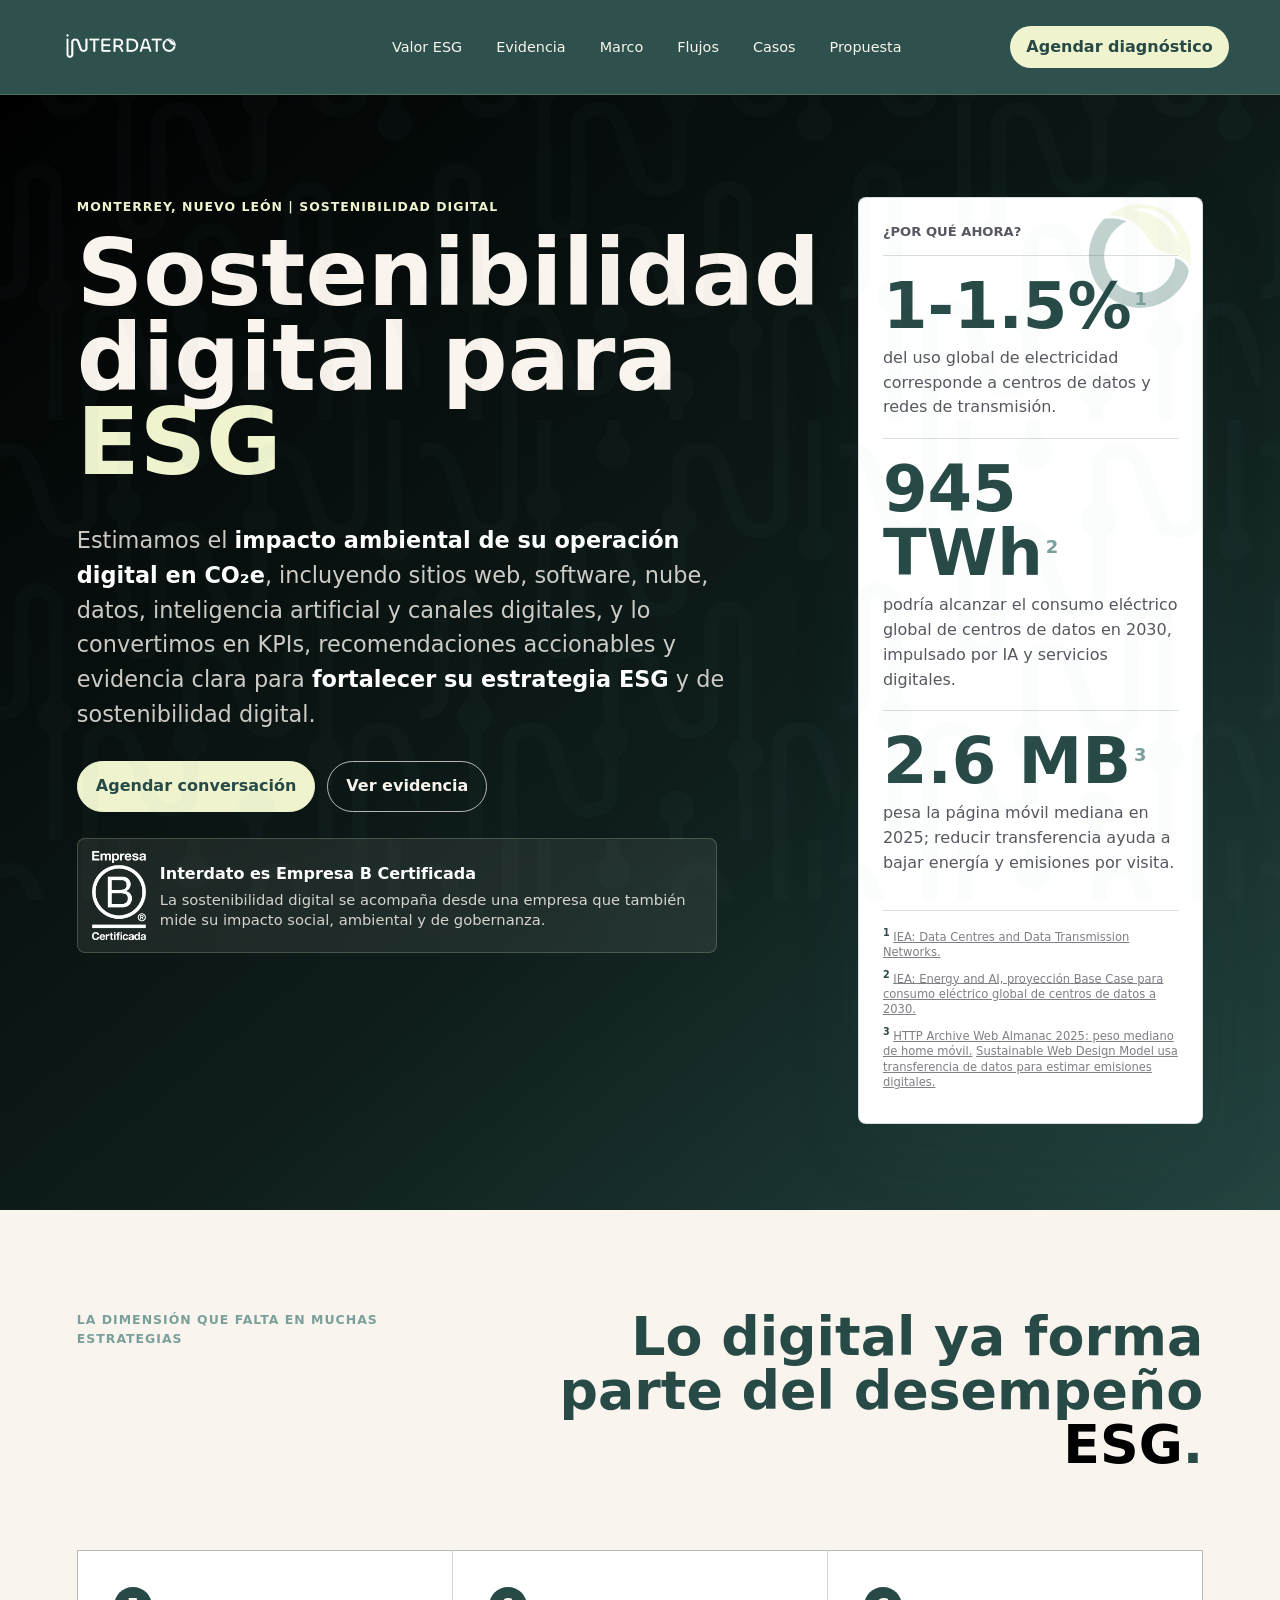
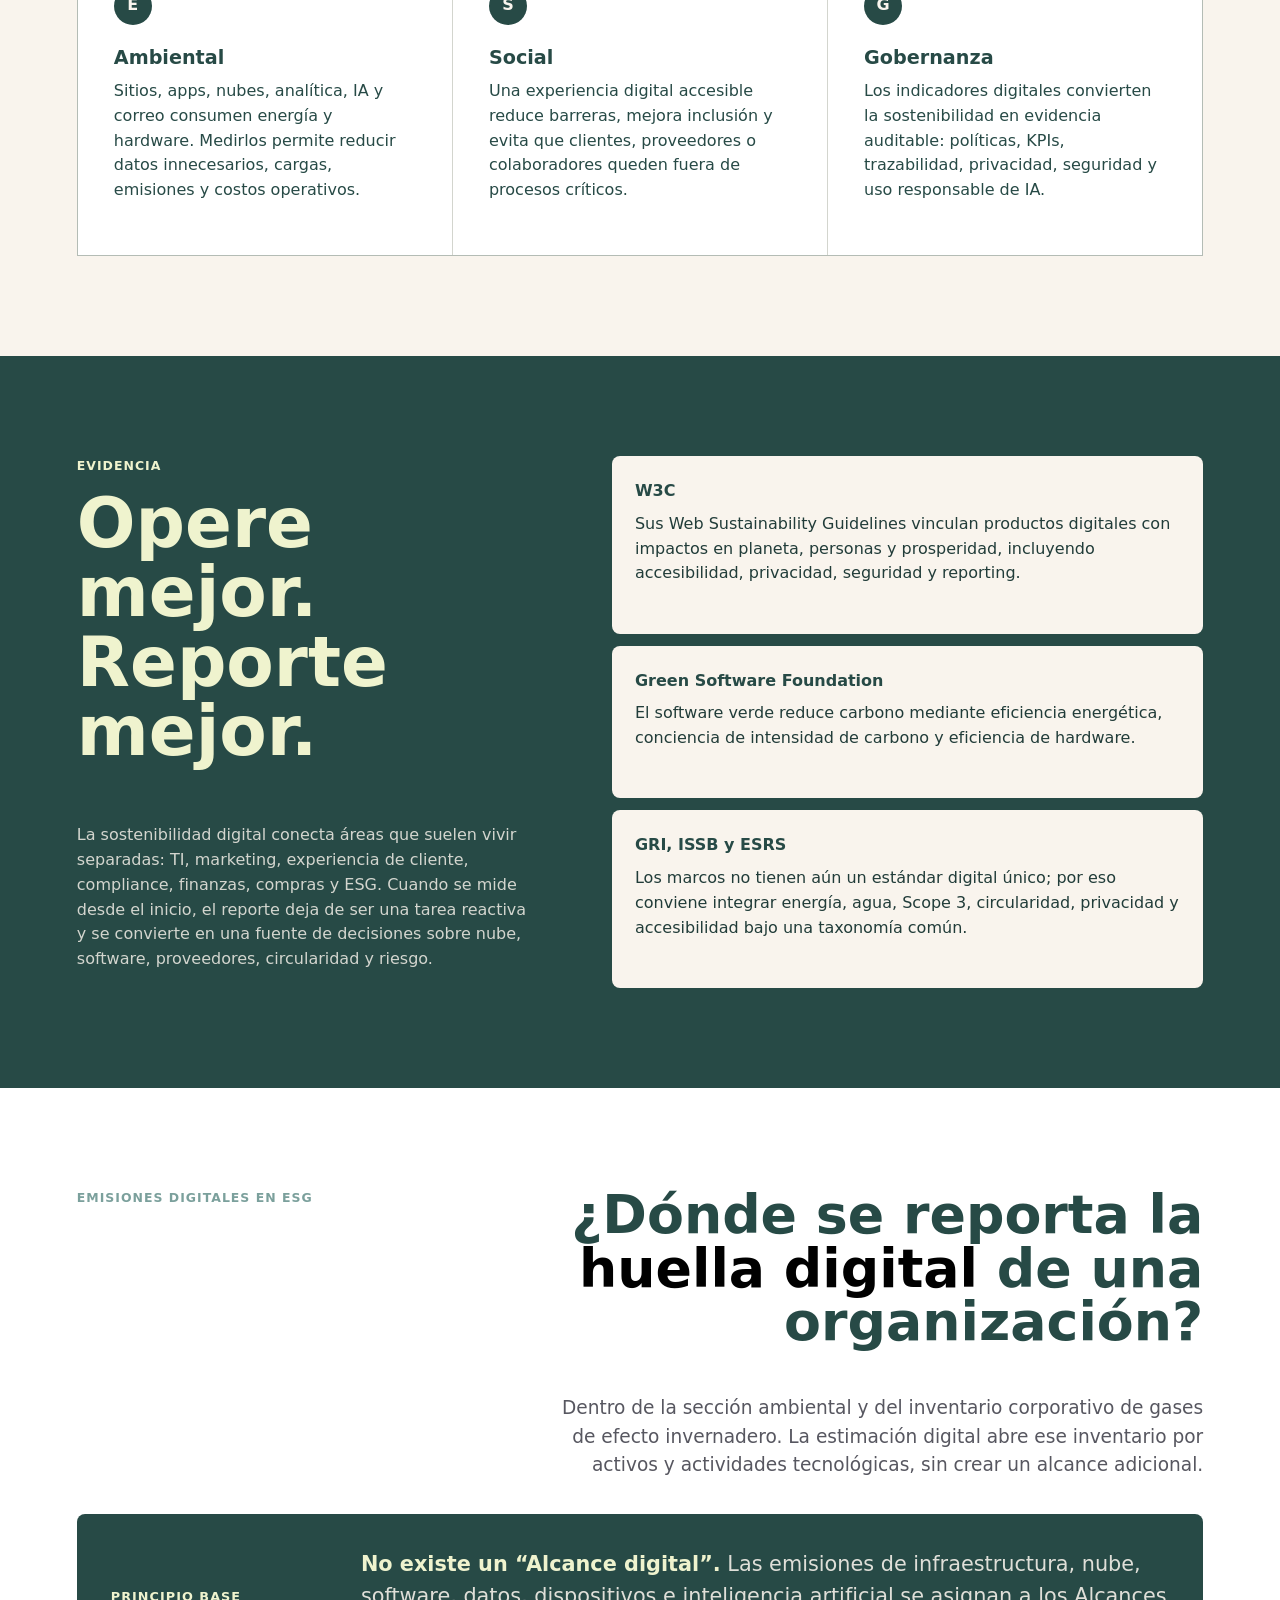
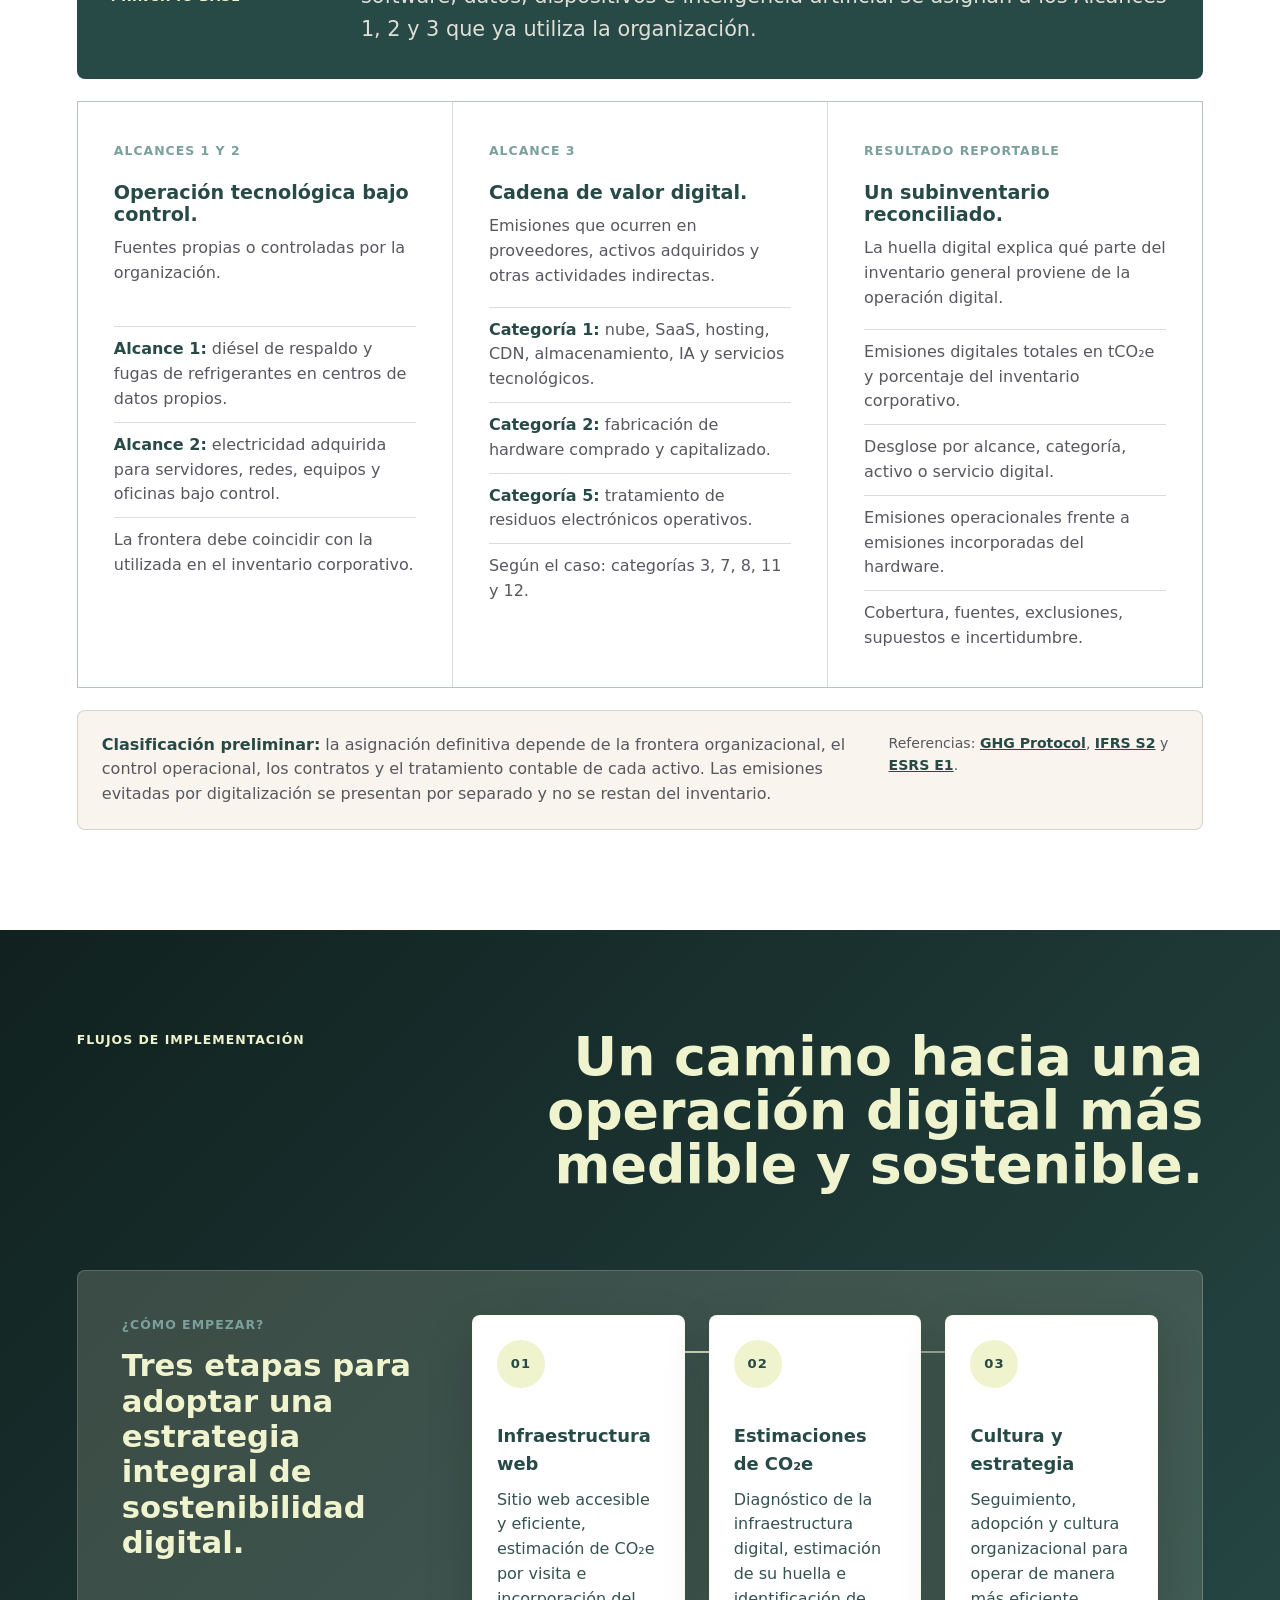
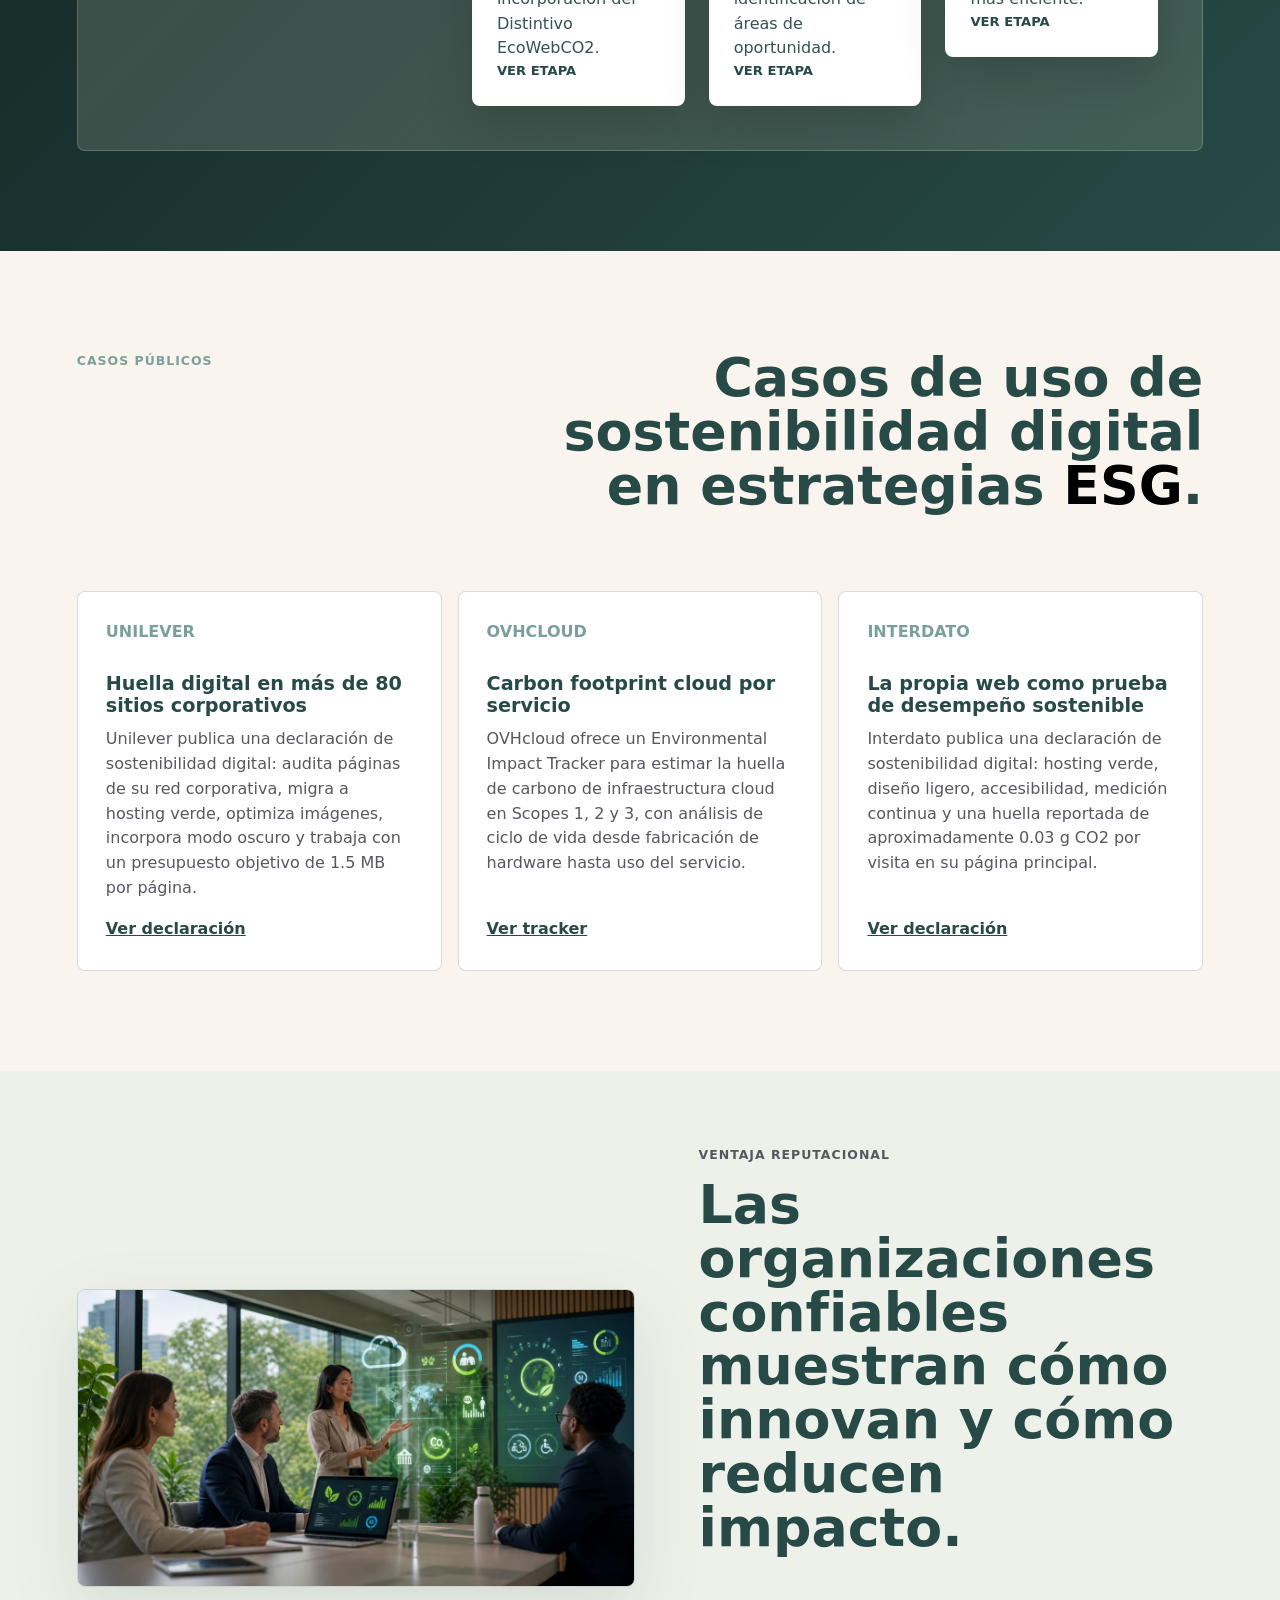
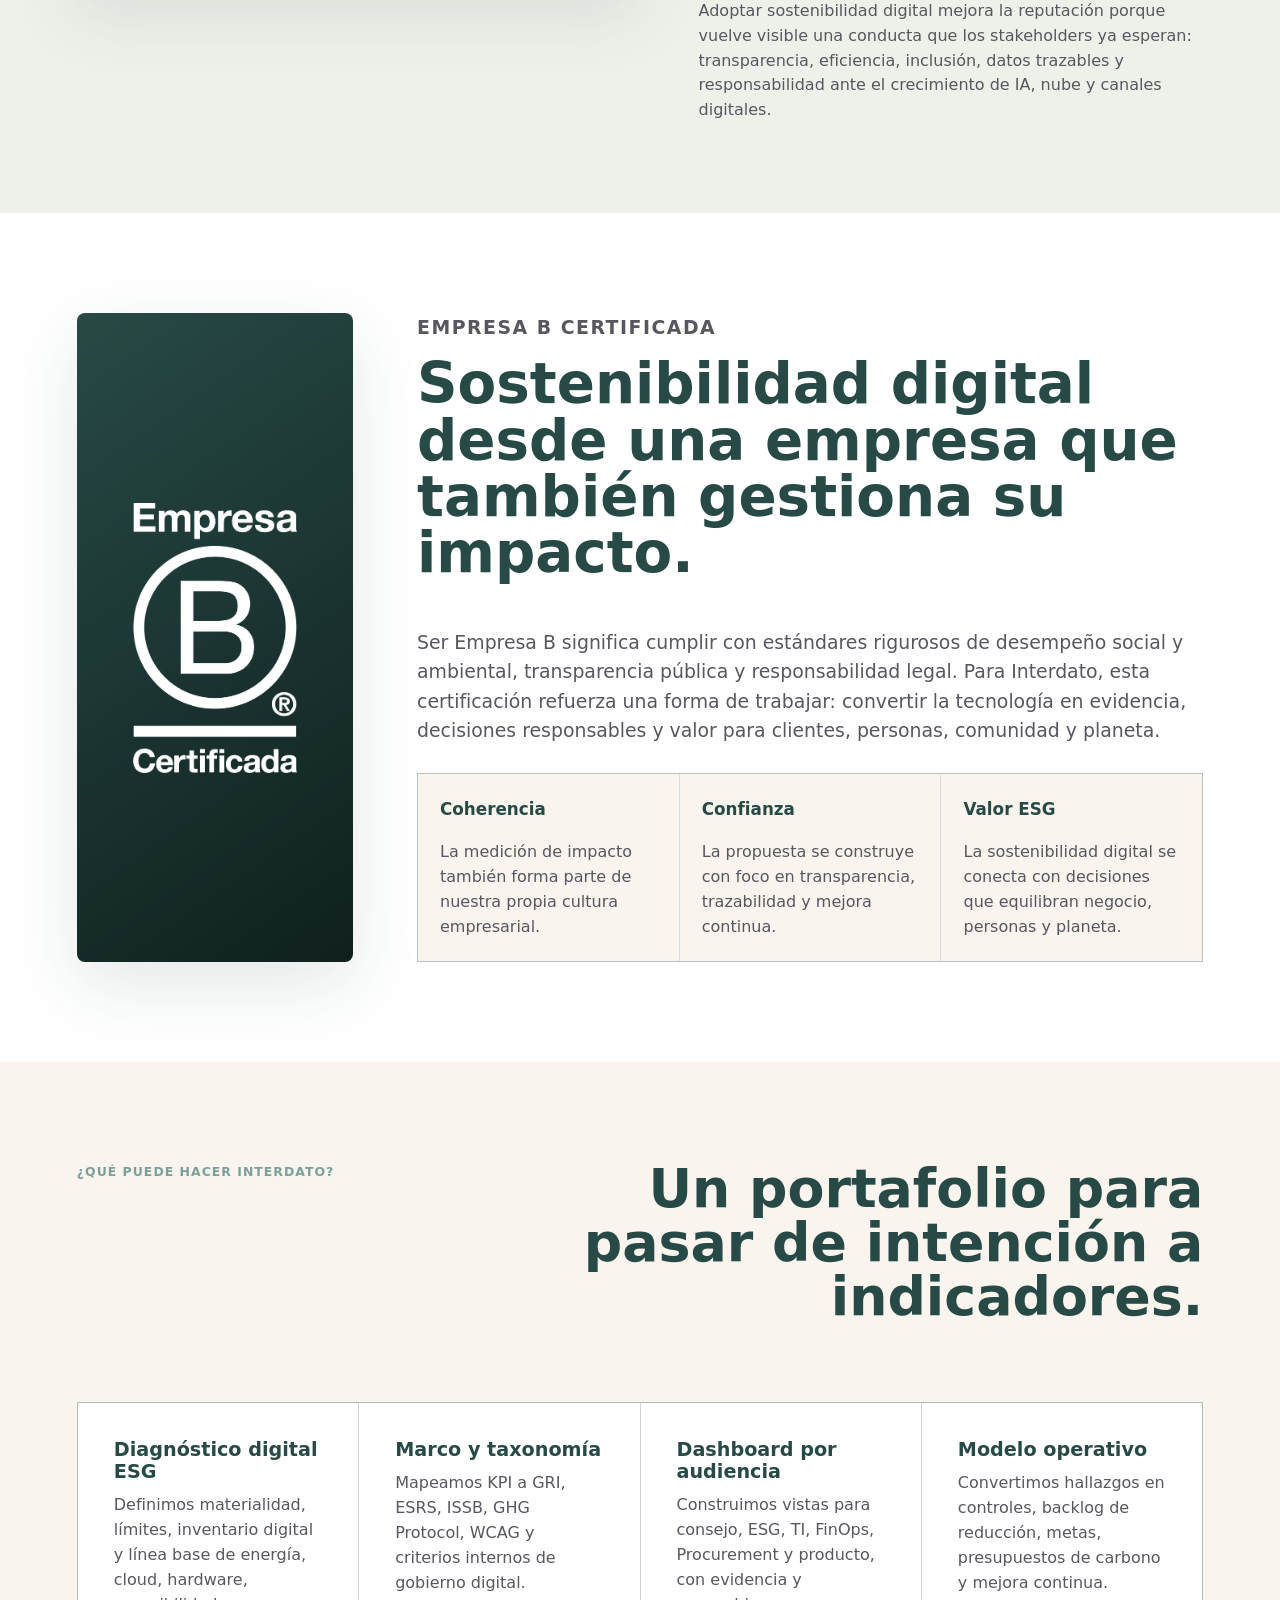
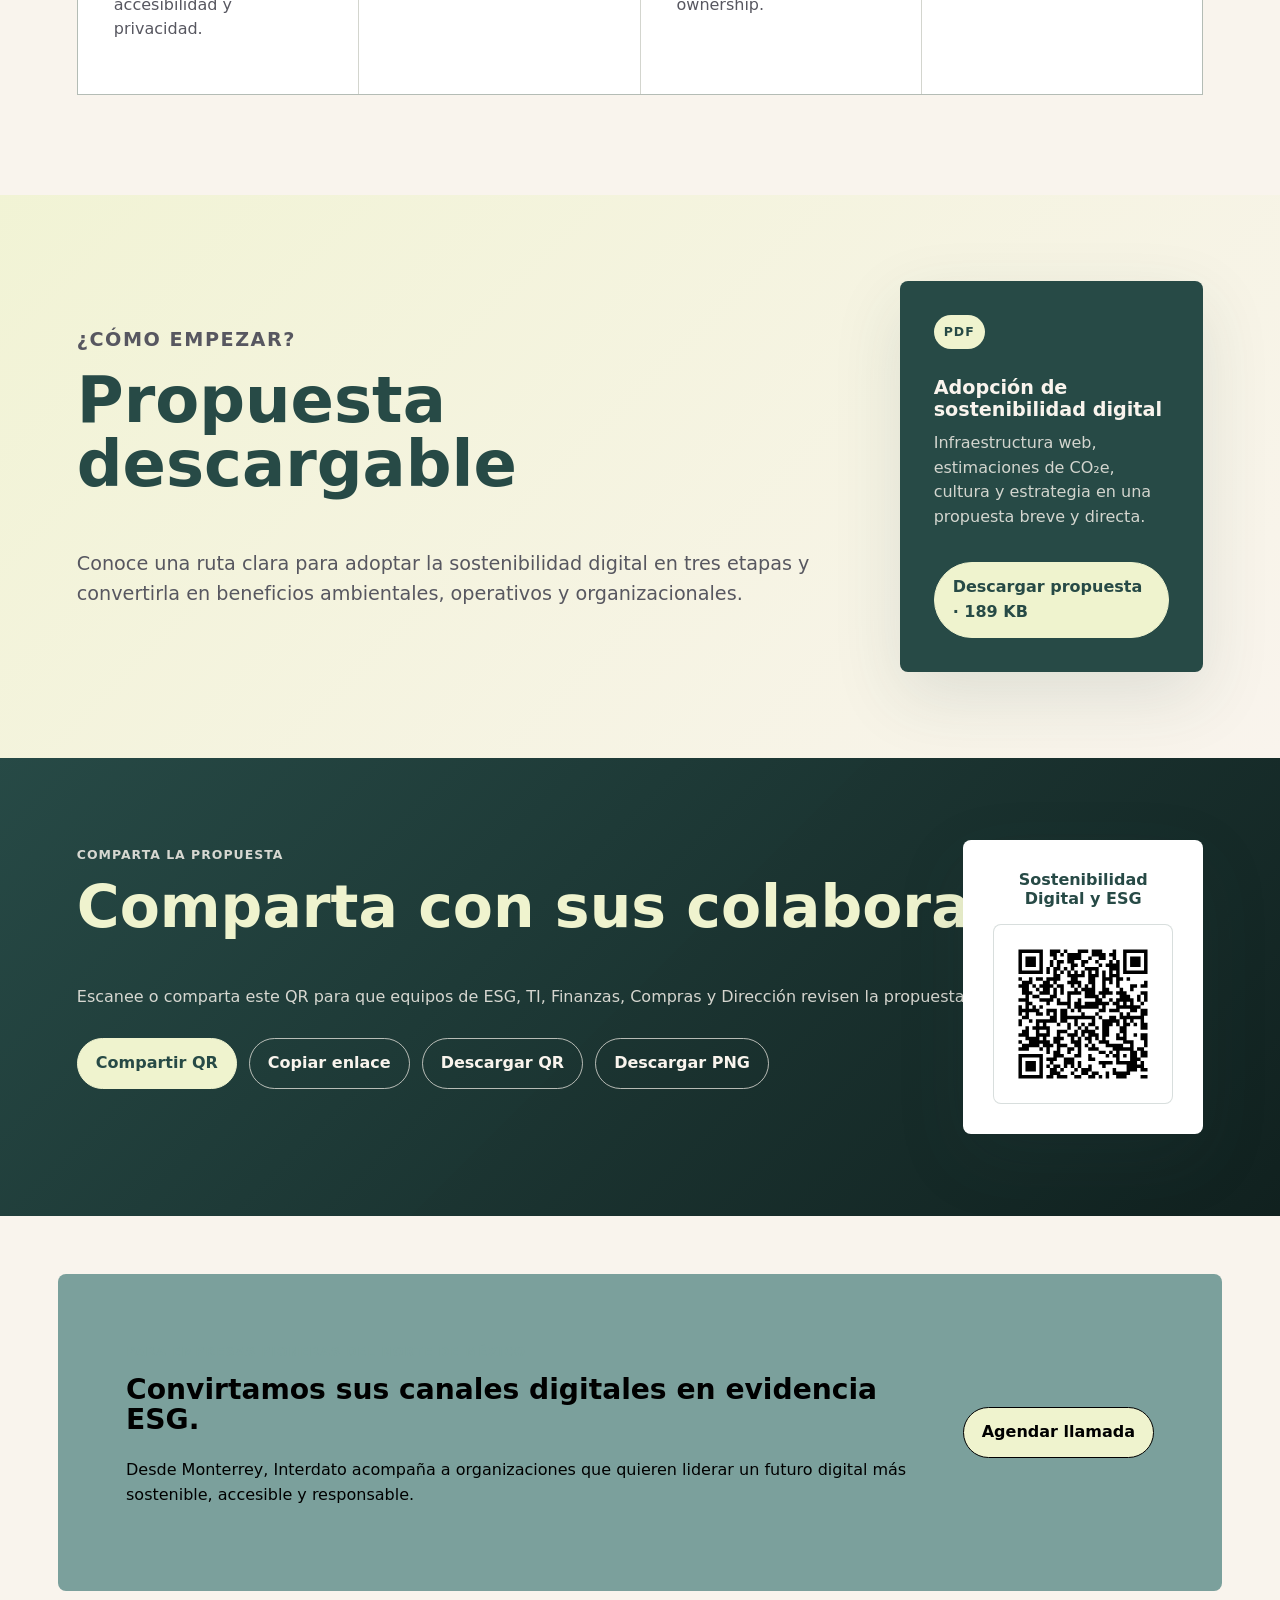
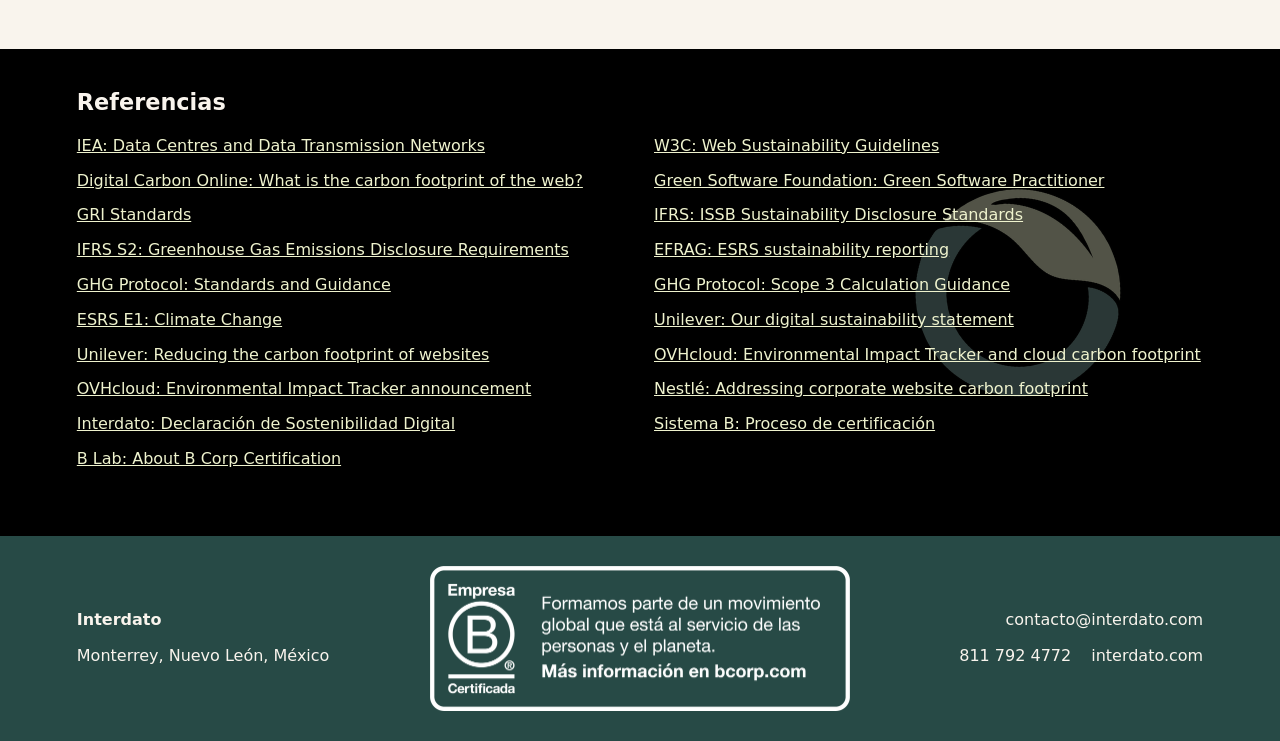
<file: index.html>
<!doctype html>
<html lang="es-MX">
  <head>
    <meta charset="utf-8">
    <meta name="viewport" content="width=device-width, initial-scale=1">
    <title>Interdato | Sostenibilidad digital para ESG</title>
    <meta
      name="description"
      content="Portafolio comercial de Interdato para convertir cloud, software, accesibilidad y datos digitales en KPIs, controles y narrativa ESG."
    >
    <meta name="theme-color" content="#274A46">
    <link rel="icon" type="image/png" sizes="520x520" href="assets/branding/interdato-seal.png">
    <meta property="og:title" content="Interdato | Sostenibilidad digital para ESG">
    <meta
      property="og:description"
      content="Una capa de datos, controles y narrativa para mejorar reporting ESG, eficiencia digital, accesibilidad y reputación corporativa."
    >
    <meta property="og:type" content="website">
    <meta property="og:url" content="https://interdato-sostenibilidaddigital.github.io/ESG---Sostenibilidad-Digital/">
    <link rel="stylesheet" href="styles.css?v=20260720-sustainable-assets">
  </head>
  <body>
    <header class="site-header">
      <a class="brand" href="https://interdato.com" aria-label="Ir a Interdato.com">
        <picture>
          <source srcset="assets/branding/interdato-logo.webp" type="image/webp">
          <img
            src="assets/branding/interdato-logo.png"
            alt="Interdato"
            width="140"
            height="70"
            decoding="async"
          >
        </picture>
      </a>
      <nav aria-label="Secciones principales">
        <a href="#valor">Valor ESG</a>
        <a href="#evidencia">Evidencia</a>
        <a href="#marco">Marco</a>
        <a href="#flujos">Flujos</a>
        <a href="#casos">Casos</a>
        <a href="#propuesta">Propuesta</a>
      </nav>
      <a class="header-cta" href="https://link.interdato.com/widget/bookings/agendainterdato" target="_blank" rel="noopener">Agendar diagnóstico</a>
    </header>

    <main id="inicio">
      <section class="hero" aria-labelledby="hero-title">
        <div class="hero-copy">
          <p class="eyebrow">Monterrey, Nuevo León | Sostenibilidad Digital</p>
          <h1 id="hero-title">Sostenibilidad digital para <span class="title-accent">ESG</span></h1>
          <p class="lead">
            Estimamos el <strong>impacto ambiental de su operación digital en CO₂e</strong>,
            incluyendo sitios web, software, nube, datos, inteligencia artificial
            y canales digitales, y lo convertimos en KPIs, recomendaciones
            accionables y evidencia clara para <strong>fortalecer su estrategia ESG</strong> y de
            sostenibilidad digital.
          </p>
          <div class="hero-actions">
            <a class="button primary" href="https://link.interdato.com/widget/bookings/agendainterdato" target="_blank" rel="noopener">Agendar conversación</a>
            <a class="button secondary" href="#evidencia">Ver evidencia</a>
          </div>
          <div class="hero-certification" aria-label="Interdato Empresa B Certificada">
            <img src="assets/branding/empresa-b-certificada-es-white.png" alt="Empresa B Certificada" width="405" height="667" decoding="async">
            <div>
              <strong>Interdato es Empresa B Certificada</strong>
              <span>La sostenibilidad digital se acompaña desde una empresa que también mide su impacto social, ambiental y de gobernanza.</span>
            </div>
          </div>
        </div>

        <aside class="impact-panel" aria-label="Indicadores clave">
          <div class="panel-topline">¿Por qué ahora?</div>
          <div class="metric">
            <strong>1-1.5%<sup>1</sup></strong>
            <span>del uso global de electricidad corresponde a centros de datos y redes de transmisión.</span>
          </div>
          <div class="metric">
            <strong>945 TWh<sup>2</sup></strong>
            <span>podría alcanzar el consumo eléctrico global de centros de datos en 2030, impulsado por IA y servicios digitales.</span>
          </div>
          <div class="metric">
            <strong>2.6 MB<sup>3</sup></strong>
            <span>pesa la página móvil mediana en 2025; reducir transferencia ayuda a bajar energía y emisiones por visita.</span>
          </div>
          <div class="metric-sources" aria-label="Fuentes de indicadores">
            <p><sup>1</sup> <a href="https://www.iea.org/energy-system/buildings/data-centres-and-data-transmission-networks" target="_blank" rel="noopener">IEA: Data Centres and Data Transmission Networks.</a></p>
            <p><sup>2</sup> <a href="https://www.iea.org/reports/energy-and-ai/energy-demand-from-ai" target="_blank" rel="noopener">IEA: Energy and AI, proyección Base Case para consumo eléctrico global de centros de datos a 2030.</a></p>
            <p><sup>3</sup> <a href="https://almanac.httparchive.org/en/2025/page-weight" target="_blank" rel="noopener">HTTP Archive Web Almanac 2025: peso mediano de home móvil.</a> <a href="https://sustainablewebdesign.org/estimating-digital-emissions/" target="_blank" rel="noopener">Sustainable Web Design Model usa transferencia de datos para estimar emisiones digitales.</a></p>
          </div>
        </aside>
      </section>

      <section class="section intro" id="valor" aria-labelledby="valor-title">
        <div class="section-heading section-heading-right">
          <p class="eyebrow">La dimensión que falta en muchas estrategias</p>
          <h2 id="valor-title">Lo digital ya forma parte del desempeño <span class="title-accent">ESG</span>.</h2>
        </div>
        <div class="three-columns">
          <article>
            <span class="pillar">E</span>
            <h3>Ambiental</h3>
            <p>
              Sitios, apps, nubes, analítica, IA y correo consumen energía y hardware.
              Medirlos permite reducir datos innecesarios, cargas, emisiones y costos operativos.
            </p>
          </article>
          <article>
            <span class="pillar">S</span>
            <h3>Social</h3>
            <p>
              Una experiencia digital accesible reduce barreras, mejora inclusión y evita que
              clientes, proveedores o colaboradores queden fuera de procesos críticos.
            </p>
          </article>
          <article>
            <span class="pillar">G</span>
            <h3>Gobernanza</h3>
            <p>
              Los indicadores digitales convierten la sostenibilidad en evidencia auditable:
              políticas, KPIs, trazabilidad, privacidad, seguridad y uso responsable de IA.
            </p>
          </article>
        </div>
      </section>

      <section class="section evidence-band" id="evidencia" aria-labelledby="evidencia-title">
        <div class="evidence-copy">
          <p class="eyebrow">Evidencia</p>
          <h2 id="evidencia-title">Opere mejor.<br>Reporte mejor.</h2>
          <p>
            La sostenibilidad digital conecta áreas que suelen vivir separadas: TI, marketing,
            experiencia de cliente, compliance, finanzas, compras y ESG. Cuando se mide desde
            el inicio, el reporte deja de ser una tarea reactiva y se convierte en una fuente
            de decisiones sobre nube, software, proveedores, circularidad y riesgo.
          </p>
        </div>
        <div class="proof-grid">
          <article>
            <strong>W3C</strong>
            <p>
              Sus Web Sustainability Guidelines vinculan productos digitales con impactos en
              planeta, personas y prosperidad, incluyendo accesibilidad, privacidad, seguridad y reporting.
            </p>
          </article>
          <article>
            <strong>Green Software Foundation</strong>
            <p>
              El software verde reduce carbono mediante eficiencia energética,
              conciencia de intensidad de carbono y eficiencia de hardware.
            </p>
          </article>
          <article>
            <strong>GRI, ISSB y ESRS</strong>
            <p>
              Los marcos no tienen aún un estándar digital único; por eso conviene integrar
              energía, agua, Scope 3, circularidad, privacidad y accesibilidad bajo una
              taxonomía común.
            </p>
          </article>
        </div>
      </section>

      <section class="section framework" id="marco" aria-labelledby="marco-title">
        <div class="section-heading section-heading-right">
          <p class="eyebrow">Emisiones digitales en ESG</p>
          <div>
            <h2 id="marco-title">¿Dónde se reporta la <span class="title-accent">huella digital</span> de una organización?</h2>
            <p class="framework-intro">
              Dentro de la sección ambiental y del inventario corporativo de gases de efecto
              invernadero. La estimación digital abre ese inventario por activos y actividades
              tecnológicas, sin crear un alcance adicional.
            </p>
          </div>
        </div>

        <div class="framework-principle">
          <span>Principio base</span>
          <p>
            <strong>No existe un “Alcance digital”.</strong> Las emisiones de infraestructura,
            nube, software, datos, dispositivos e inteligencia artificial se asignan a los
            Alcances 1, 2 y 3 que ya utiliza la organización.
          </p>
        </div>

        <div class="framework-grid">
          <article>
            <span class="framework-label">Alcances 1 y 2</span>
            <h3>Operación tecnológica bajo control.</h3>
            <p>Fuentes propias o controladas por la organización.</p>
            <ul>
              <li><strong>Alcance 1:</strong> diésel de respaldo y fugas de refrigerantes en centros de datos propios.</li>
              <li><strong>Alcance 2:</strong> electricidad adquirida para servidores, redes, equipos y oficinas bajo control.</li>
              <li>La frontera debe coincidir con la utilizada en el inventario corporativo.</li>
            </ul>
          </article>
          <article>
            <span class="framework-label">Alcance 3</span>
            <h3>Cadena de valor digital.</h3>
            <p>Emisiones que ocurren en proveedores, activos adquiridos y otras actividades indirectas.</p>
            <ul>
              <li><strong>Categoría 1:</strong> nube, SaaS, hosting, CDN, almacenamiento, IA y servicios tecnológicos.</li>
              <li><strong>Categoría 2:</strong> fabricación de hardware comprado y capitalizado.</li>
              <li><strong>Categoría 5:</strong> tratamiento de residuos electrónicos operativos.</li>
              <li>Según el caso: categorías 3, 7, 8, 11 y 12.</li>
            </ul>
          </article>
          <article>
            <span class="framework-label">Resultado reportable</span>
            <h3>Un subinventario reconciliado.</h3>
            <p>La huella digital explica qué parte del inventario general proviene de la operación digital.</p>
            <ul>
              <li>Emisiones digitales totales en tCO₂e y porcentaje del inventario corporativo.</li>
              <li>Desglose por alcance, categoría, activo o servicio digital.</li>
              <li>Emisiones operacionales frente a emisiones incorporadas del hardware.</li>
              <li>Cobertura, fuentes, exclusiones, supuestos e incertidumbre.</li>
            </ul>
          </article>
        </div>

        <div class="framework-foot">
          <p>
            <strong>Clasificación preliminar:</strong> la asignación definitiva depende de la
            frontera organizacional, el control operacional, los contratos y el tratamiento
            contable de cada activo. Las emisiones evitadas por digitalización se presentan por
            separado y no se restan del inventario.
          </p>
          <p class="framework-sources">
            Referencias:
            <a href="https://ghgprotocol.org/scope-3-calculation-guidance-2" target="_blank" rel="noopener">GHG Protocol</a>,
            <a href="https://www.ifrs.org/content/dam/ifrs/supporting-implementation/ifrs-s2/ghg-ifrs-s2-educational-material.pdf" target="_blank" rel="noopener">IFRS S2</a>
            y
            <a href="https://eur-lex.europa.eu/legal-content/EN/TXT/?uri=CELEX%3A32023R2772" target="_blank" rel="noopener">ESRS E1</a>.
          </p>
        </div>
      </section>

      <section class="section flow-section" id="flujos" aria-labelledby="flujos-title">
        <div class="section-heading flow-heading section-heading-right">
          <p class="eyebrow">Flujos de implementación</p>
          <h2 id="flujos-title">Un camino hacia una operación digital más medible y sostenible.</h2>
        </div>

        <div class="starter-flow" aria-labelledby="empezar-title">
          <div>
            <p class="eyebrow">¿Cómo empezar?</p>
            <h3 id="empezar-title">Tres etapas para adoptar una estrategia integral de sostenibilidad digital.</h3>
          </div>
          <ol class="starter-steps">
            <li class="starter-step">
              <button class="starter-card" type="button" data-open-modal="modal-sitio">
                <span>01</span>
                <h4>Infraestructura web</h4>
                <p>Sitio web accesible y eficiente, estimación de CO₂e por visita e incorporación del Distintivo EcoWebCO2.</p>
                <strong>Ver etapa</strong>
              </button>
            </li>
            <li class="starter-step">
              <button class="starter-card" type="button" data-open-modal="modal-co2e">
                <span>02</span>
                <h4>Estimaciones de CO₂e</h4>
                <p>Diagnóstico de la infraestructura digital, estimación de su huella e identificación de áreas de oportunidad.</p>
                <strong>Ver etapa</strong>
              </button>
            </li>
            <li class="starter-step">
              <button class="starter-card" type="button" data-open-modal="modal-cultura">
                <span>03</span>
                <h4>Cultura y estrategia</h4>
                <p>Seguimiento, adopción y cultura organizacional para operar de manera más eficiente.</p>
                <strong>Ver etapa</strong>
              </button>
            </li>
          </ol>
        </div>

        <dialog class="stage-modal" id="modal-sitio" aria-labelledby="modal-sitio-title">
          <button class="modal-close" type="button" data-close-modal aria-label="Cerrar">×</button>
          <span class="modal-kicker">Etapa 01</span>
          <h3 id="modal-sitio-title">Infraestructura web accesible y eficiente</h3>
          <p>El sitio web se convierte en la primera evidencia visible de la estrategia: una experiencia más ligera y accesible, con una estimación de CO₂e por visita y el Distintivo EcoWebCO2.</p>
          <p class="modal-stat"><strong>Indicador:</strong> Digital Carbon Online estima que el tráfico web global genera entre 4.74 y 42.11 millones de toneladas CO₂e al año; en sus páginas evaluadas, el promedio va de 0.296 a 0.382 g CO₂e por visita.</p>
          <div class="modal-grid">
            <div>
              <strong>Entregables</strong>
              <ul>
                <li>Diagnóstico de desempeño, peso y accesibilidad del sitio.</li>
                <li>Optimización priorizada de contenido, imágenes y experiencia.</li>
                <li>Estimación de CO₂e por visita web.</li>
                <li>Incorporación del Distintivo EcoWebCO2.</li>
              </ul>
            </div>
            <div>
              <strong>Referencias</strong>
              <ul>
                <li><a href="https://www.w3.org/TR/web-sustainability-guidelines/" target="_blank" rel="noopener">W3C Web Sustainability Guidelines</a></li>
                <li><a href="https://sustainablewebdesign.org/estimating-digital-emissions/" target="_blank" rel="noopener">Sustainable Web Design Model</a></li>
                <li><a href="https://www.digitalcarbon.online/what-is-the-carbon-footprint-of-the-web/" target="_blank" rel="noopener">Digital Carbon Online: carbon footprint of the web</a></li>
              </ul>
            </div>
          </div>
        </dialog>

        <dialog class="stage-modal" id="modal-co2e" aria-labelledby="modal-co2e-title">
          <button class="modal-close" type="button" data-close-modal aria-label="Cerrar">×</button>
          <span class="modal-kicker">Etapa 02</span>
          <h3 id="modal-co2e-title">Estimaciones de CO₂e de la operación digital</h3>
          <p>Se construye una visión preliminar de la huella de sitios, software, nube, datos, inteligencia artificial, equipos y canales digitales para orientar decisiones y prioridades de mejora.</p>
          <div class="modal-grid">
            <div>
              <strong>Entregables</strong>
              <ul>
                <li>Diagnóstico de la infraestructura y las actividades digitales relevantes.</li>
                <li>Alcance preliminar de activos, servicios, proveedores y canales.</li>
                <li>Estimaciones de CO₂e por categoría priorizada.</li>
                <li>Identificación de áreas de oportunidad y acciones recomendadas.</li>
                <li>Resultados ejecutivos para apoyar la estrategia ESG.</li>
              </ul>
            </div>
            <div>
              <strong>Referencias</strong>
              <ul>
                <li><a href="https://learn.greensoftware.foundation/introduction/" target="_blank" rel="noopener">Green Software Foundation</a></li>
                <li><a href="https://ghgprotocol.org/standards-guidance" target="_blank" rel="noopener">GHG Protocol</a></li>
              </ul>
            </div>
          </div>
        </dialog>

        <dialog class="stage-modal" id="modal-cultura" aria-labelledby="modal-cultura-title">
          <button class="modal-close" type="button" data-close-modal aria-label="Cerrar">×</button>
          <span class="modal-kicker">Etapa 03</span>
          <h3 id="modal-cultura-title">Cultura organizacional y estrategia de adopción</h3>
          <p>La sostenibilidad digital se integra en la operación mediante objetivos, responsables, seguimiento y un programa de cultura que ayuda a los equipos a trabajar de manera más eficiente.</p>
          <div class="modal-grid">
            <div>
              <strong>Entregables</strong>
              <ul>
                <li>Estrategia de seguimiento y adopción.</li>
                <li>Objetivos, indicadores y responsables por área.</li>
                <li>Programa de cultura organizacional para los equipos involucrados.</li>
                <li>Rutina de revisión de avances y nuevas oportunidades.</li>
                <li>Plan de mejora continua para operar de manera más eficiente.</li>
              </ul>
            </div>
            <div>
              <strong>Referencias</strong>
              <ul>
                <li><a href="https://www.globalreporting.org/standards/" target="_blank" rel="noopener">GRI Standards</a></li>
                <li><a href="https://www.ifrs.org/sustainability/knowledge-hub/introduction-to-issb-and-ifrs-sustainability-disclosure-standards/" target="_blank" rel="noopener">ISSB Sustainability Disclosure Standards</a></li>
              </ul>
            </div>
          </div>
        </dialog>
      </section>

      <section class="section cases" id="casos" aria-labelledby="casos-title">
        <div class="section-heading section-heading-right">
          <p class="eyebrow">Casos públicos</p>
          <h2 id="casos-title">Casos de uso de sostenibilidad digital en estrategias <span class="title-accent">ESG</span>.</h2>
        </div>
        <div class="case-list">
          <article>
            <div class="case-meta">Unilever</div>
            <h3>Huella digital en más de 80 sitios corporativos</h3>
            <p>
              Unilever publica una declaración de sostenibilidad digital: audita páginas
              de su red corporativa, migra a hosting verde, optimiza imágenes, incorpora
              modo oscuro y trabaja con un presupuesto objetivo de 1.5 MB por página.
            </p>
            <a href="https://notices.unilever.com/corporate/en/sustainability/" target="_blank" rel="noopener">Ver declaración</a>
          </article>
          <article>
            <div class="case-meta">OVHcloud</div>
            <h3>Carbon footprint cloud por servicio</h3>
            <p>
              OVHcloud ofrece un Environmental Impact Tracker para estimar la huella de
              carbono de infraestructura cloud en Scopes 1, 2 y 3, con análisis de ciclo
              de vida desde fabricación de hardware hasta uso del servicio.
            </p>
            <a href="https://www.ovhcloud.com/en/about-us/environmental-impact-tracker/" target="_blank" rel="noopener">Ver tracker</a>
          </article>
          <article>
            <div class="case-meta">Interdato</div>
            <h3>La propia web como prueba de desempeño sostenible</h3>
            <p>
              Interdato publica una declaración de sostenibilidad digital: hosting verde,
              diseño ligero, accesibilidad, medición continua y una huella reportada de
              aproximadamente 0.03 g CO2 por visita en su página principal.
            </p>
            <a href="https://interdato.com/sostenibilidaddigital/" target="_blank" rel="noopener">Ver declaración</a>
          </article>
        </div>
      </section>

      <section class="visual-proof" aria-label="Portafolio Interdato">
        <picture>
          <source srcset="assets/reputacion-digital-esg.avif" type="image/avif">
          <source srcset="assets/reputacion-digital-esg.webp" type="image/webp">
          <img
            src="assets/reputacion-digital-esg.jpg"
            alt="Equipo corporativo revisando indicadores ESG de sostenibilidad digital"
            loading="lazy"
            decoding="async"
            width="1200"
            height="640"
          >
        </picture>
        <div>
          <p class="eyebrow">Ventaja reputacional</p>
          <h2>Las organizaciones confiables muestran cómo innovan y cómo reducen impacto.</h2>
          <p>
            Adoptar sostenibilidad digital mejora la reputación porque vuelve visible una
            conducta que los stakeholders ya esperan: transparencia, eficiencia, inclusión,
            datos trazables y responsabilidad ante el crecimiento de IA, nube y canales digitales.
          </p>
        </div>
      </section>

      <section class="section bcorp-section" aria-labelledby="bcorp-title">
        <div class="bcorp-mark">
          <img src="assets/branding/empresa-b-certificada-es-white.png" alt="Empresa B Certificada" width="405" height="667" loading="lazy" decoding="async">
        </div>
        <div class="bcorp-copy">
          <p class="eyebrow">Empresa B Certificada</p>
          <h2 id="bcorp-title">Sostenibilidad digital desde una empresa que también gestiona su impacto.</h2>
          <p>
            Ser Empresa B significa cumplir con estándares rigurosos de desempeño social y ambiental,
            transparencia pública y responsabilidad legal. Para Interdato, esta certificación refuerza
            una forma de trabajar: convertir la tecnología en evidencia, decisiones responsables y valor
            para clientes, personas, comunidad y planeta.
          </p>
          <div class="bcorp-principles" aria-label="Lo que Empresa B aporta a la propuesta">
            <article>
              <strong>Coherencia</strong>
              <span>La medición de impacto también forma parte de nuestra propia cultura empresarial.</span>
            </article>
            <article>
              <strong>Confianza</strong>
              <span>La propuesta se construye con foco en transparencia, trazabilidad y mejora continua.</span>
            </article>
            <article>
              <strong>Valor ESG</strong>
              <span>La sostenibilidad digital se conecta con decisiones que equilibran negocio, personas y planeta.</span>
            </article>
          </div>
        </div>
      </section>

      <section class="section offer" aria-labelledby="offer-title">
        <div class="section-heading section-heading-right">
          <p class="eyebrow">¿Qué puede hacer Interdato?</p>
          <h2 id="offer-title">Un portafolio para pasar de intención a indicadores.</h2>
        </div>
        <div class="offer-grid">
          <article>
            <h3>Diagnóstico digital ESG</h3>
            <p>Definimos materialidad, límites, inventario digital y línea base de energía, cloud, hardware, accesibilidad y privacidad.</p>
          </article>
          <article>
            <h3>Marco y taxonomía</h3>
            <p>Mapeamos KPI a GRI, ESRS, ISSB, GHG Protocol, WCAG y criterios internos de gobierno digital.</p>
          </article>
          <article>
            <h3>Dashboard por audiencia</h3>
            <p>Construimos vistas para consejo, ESG, TI, FinOps, Procurement y producto, con evidencia y ownership.</p>
          </article>
          <article>
            <h3>Modelo operativo</h3>
            <p>Convertimos hallazgos en controles, backlog de reducción, metas, presupuestos de carbono y mejora continua.</p>
          </article>
        </div>
      </section>

      <section class="proposal-section" id="propuesta" aria-labelledby="propuesta-title">
        <div class="proposal-copy">
          <p class="eyebrow">¿Cómo empezar?</p>
          <h2 id="propuesta-title">Propuesta descargable</h2>
          <p>
            Conoce una ruta clara para adoptar la sostenibilidad digital en tres etapas y
            convertirla en beneficios ambientales, operativos y organizacionales.
          </p>
        </div>
        <div class="proposal-panel">
          <span>PDF</span>
          <h3>Adopción de sostenibilidad digital</h3>
          <p>Infraestructura web, estimaciones de CO₂e, cultura y estrategia en una propuesta breve y directa.</p>
          <a class="button primary" href="assets/propuesta-sostenibilidad-digital.pdf" download="propuesta-adopcion-sostenibilidad-digital.pdf" aria-label="Descargar propuesta, PDF de 189 KB">Descargar propuesta · 189 KB</a>
        </div>
      </section>

      <section class="qr-share" aria-labelledby="qr-title-section">
        <div class="qr-copy">
          <p class="eyebrow">Comparta la propuesta</p>
          <h2 id="qr-title-section">Comparta con sus colaboradores.</h2>
          <p class="qr-intro">Escanee o comparta este QR para que equipos de ESG, TI, Finanzas, Compras y Dirección revisen la propuesta desde cualquier dispositivo.</p>
          <div class="qr-actions" aria-label="Acciones para compartir">
            <button class="button primary" type="button" data-share-qr>Compartir QR</button>
            <button class="button secondary" type="button" data-copy-link>Copiar enlace</button>
            <a class="button secondary" href="assets/qr-code.svg" download="interdato-sostenibilidad-digital-qr.svg">Descargar QR</a>
            <a class="button secondary" href="assets/qr-code.png" download="interdato-sostenibilidad-digital-qr.png">Descargar PNG</a>
          </div>
          <p class="share-status" data-share-status aria-live="polite"></p>
        </div>
        <figure class="qr-card">
          <figcaption>Sostenibilidad Digital y ESG</figcaption>
          <img
            src="assets/qr-code.svg"
            alt="Código QR para abrir la landing de Sostenibilidad Digital ESG de Interdato"
            width="220"
            height="220"
            loading="lazy"
            decoding="async"
          >
        </figure>
      </section>

      <section class="cta-section" aria-labelledby="cta-title">
        <div>
          <p class="eyebrow">Para empresas pioneras del norte de México</p>
          <h2 id="cta-title">Convirtamos sus canales digitales en evidencia <span class="title-accent">ESG</span>.</h2>
          <p>
            Desde Monterrey, Interdato acompaña a organizaciones que quieren liderar
            un futuro digital más sostenible, accesible y responsable.
          </p>
        </div>
        <a class="button primary dark" href="https://link.interdato.com/widget/bookings/agendainterdato" target="_blank" rel="noopener">Agendar llamada</a>
      </section>

      <section class="references" aria-labelledby="referencias-title">
        <h2 id="referencias-title">Referencias</h2>
        <ul>
          <li><a href="https://www.iea.org/energy-system/buildings/data-centres-and-data-transmission-networks" target="_blank" rel="noopener">IEA: Data Centres and Data Transmission Networks</a></li>
          <li><a href="https://www.w3.org/TR/web-sustainability-guidelines/" target="_blank" rel="noopener">W3C: Web Sustainability Guidelines</a></li>
          <li><a href="https://www.digitalcarbon.online/what-is-the-carbon-footprint-of-the-web/" target="_blank" rel="noopener">Digital Carbon Online: What is the carbon footprint of the web?</a></li>
          <li><a href="https://learn.greensoftware.foundation/introduction/" target="_blank" rel="noopener">Green Software Foundation: Green Software Practitioner</a></li>
          <li><a href="https://www.globalreporting.org/standards/" target="_blank" rel="noopener">GRI Standards</a></li>
          <li><a href="https://www.ifrs.org/sustainability/knowledge-hub/introduction-to-issb-and-ifrs-sustainability-disclosure-standards/" target="_blank" rel="noopener">IFRS: ISSB Sustainability Disclosure Standards</a></li>
          <li><a href="https://www.ifrs.org/content/dam/ifrs/supporting-implementation/ifrs-s2/ghg-ifrs-s2-educational-material.pdf" target="_blank" rel="noopener">IFRS S2: Greenhouse Gas Emissions Disclosure Requirements</a></li>
          <li><a href="https://www.efrag.org/en/sustainability-reporting" target="_blank" rel="noopener">EFRAG: ESRS sustainability reporting</a></li>
          <li><a href="https://ghgprotocol.org/standards-guidance" target="_blank" rel="noopener">GHG Protocol: Standards and Guidance</a></li>
          <li><a href="https://ghgprotocol.org/scope-3-calculation-guidance-2" target="_blank" rel="noopener">GHG Protocol: Scope 3 Calculation Guidance</a></li>
          <li><a href="https://eur-lex.europa.eu/legal-content/EN/TXT/?uri=CELEX%3A32023R2772" target="_blank" rel="noopener">ESRS E1: Climate Change</a></li>
          <li><a href="https://notices.unilever.com/corporate/en/sustainability/" target="_blank" rel="noopener">Unilever: Our digital sustainability statement</a></li>
          <li><a href="https://www.unilever.com/news/news-search/2023/how-were-reducing-the-carbon-footprint-of-our-websites/" target="_blank" rel="noopener">Unilever: Reducing the carbon footprint of websites</a></li>
          <li><a href="https://www.ovhcloud.com/en/about-us/environmental-impact-tracker/" target="_blank" rel="noopener">OVHcloud: Environmental Impact Tracker and cloud carbon footprint</a></li>
          <li><a href="https://corporate.ovhcloud.com/en/newsroom/news/environmental-impact-tracker/" target="_blank" rel="noopener">OVHcloud: Environmental Impact Tracker announcement</a></li>
          <li><a href="https://www.nestle.com/info/website-carbon-footprint" target="_blank" rel="noopener">Nestlé: Addressing corporate website carbon footprint</a></li>
          <li><a href="https://interdato.com/sostenibilidaddigital/" target="_blank" rel="noopener">Interdato: Declaración de Sostenibilidad Digital</a></li>
          <li><a href="https://www.sistemab.org/proceso-de-certificacion/" target="_blank" rel="noopener">Sistema B: Proceso de certificación</a></li>
          <li><a href="https://www.bcorporation.net/certification/" target="_blank" rel="noopener">B Lab: About B Corp Certification</a></li>
        </ul>
      </section>
    </main>

    <footer class="site-footer">
      <div class="footer-identity">
        <strong>Interdato</strong>
        <span>Monterrey, Nuevo León, México</span>
      </div>
      <a
        class="footer-bcorp-lockup"
        href="https://www.bcorporation.net/"
        target="_blank"
        rel="noopener"
        aria-label="Conoce más sobre el movimiento global de Empresas B"
      >
        <picture>
          <source srcset="assets/branding/empresa-b-personas-planeta-es-white.webp" type="image/webp">
          <img
            src="assets/branding/empresa-b-personas-planeta-es-white.png"
            alt="Empresa B Certificada. Formamos parte de un movimiento global que está al servicio de las personas y el planeta. Más información en bcorp.com"
            width="840"
            height="291"
            loading="lazy"
            decoding="async"
          >
        </picture>
      </a>
      <div class="footer-contact">
        <a href="mailto:contacto@interdato.com">contacto@interdato.com</a>
        <a href="tel:+528117924772">811 792 4772</a>
        <a href="https://interdato.com" target="_blank" rel="noopener">interdato.com</a>
      </div>
    </footer>
    <script>
      (() => {
        const pageUrl = "https://interdato-sostenibilidaddigital.github.io/ESG---Sostenibilidad-Digital/";
        const shareButton = document.querySelector("[data-share-qr]");
        const copyButton = document.querySelector("[data-copy-link]");
        const status = document.querySelector("[data-share-status]");
        const modalButtons = document.querySelectorAll("[data-open-modal]");
        const stageModals = document.querySelectorAll(".stage-modal");
        let activeModalTrigger = null;

        const setStatus = (message) => {
          if (status) status.textContent = message;
        };

        modalButtons.forEach((button) => {
          button.addEventListener("click", () => {
            const modal = document.getElementById(button.dataset.openModal);
            if (!modal) return;

            activeModalTrigger = button;
            if (typeof modal.showModal === "function") {
              modal.showModal();
            } else {
              modal.setAttribute("open", "");
            }
          });
        });

        stageModals.forEach((modal) => {
          modal.addEventListener("click", (event) => {
            if (event.target === modal) modal.close();
          });

          modal.addEventListener("close", () => {
            activeModalTrigger?.focus();
            activeModalTrigger = null;
          });
        });

        document.querySelectorAll("[data-close-modal]").forEach((button) => {
          button.addEventListener("click", () => {
            button.closest("dialog")?.close();
          });
        });

        copyButton?.addEventListener("click", async () => {
          try {
            await navigator.clipboard.writeText(pageUrl);
            setStatus("Enlace copiado.");
          } catch {
            setStatus("No se pudo copiar automáticamente. Seleccione la URL debajo del QR.");
          }
        });

        shareButton?.addEventListener("click", async () => {
          try {
            const response = await fetch("assets/qr-code.svg");
            const blob = await response.blob();
            const file = new File([blob], "interdato-sostenibilidad-digital-qr.svg", {
              type: "image/svg+xml"
            });
            const payloadWithFile = {
              title: "Interdato | Sostenibilidad digital para ESG",
              text: "Comparta esta propuesta de sostenibilidad digital ESG.",
              url: pageUrl,
              files: [file]
            };

            if (navigator.canShare?.({ files: [file] })) {
              await navigator.share(payloadWithFile);
              setStatus("QR compartido.");
              return;
            }

            if (navigator.share) {
              await navigator.share({
                title: payloadWithFile.title,
                text: payloadWithFile.text,
                url: pageUrl
              });
              setStatus("Enlace compartido.");
              return;
            }

            await navigator.clipboard.writeText(pageUrl);
            setStatus("Su navegador no permite compartir directamente; enlace copiado.");
          } catch {
            setStatus("No se pudo abrir el menú de compartir. Puede descargar el QR o copiar el enlace.");
          }
        });
      })();
    </script>
  </body>
</html>
</file>
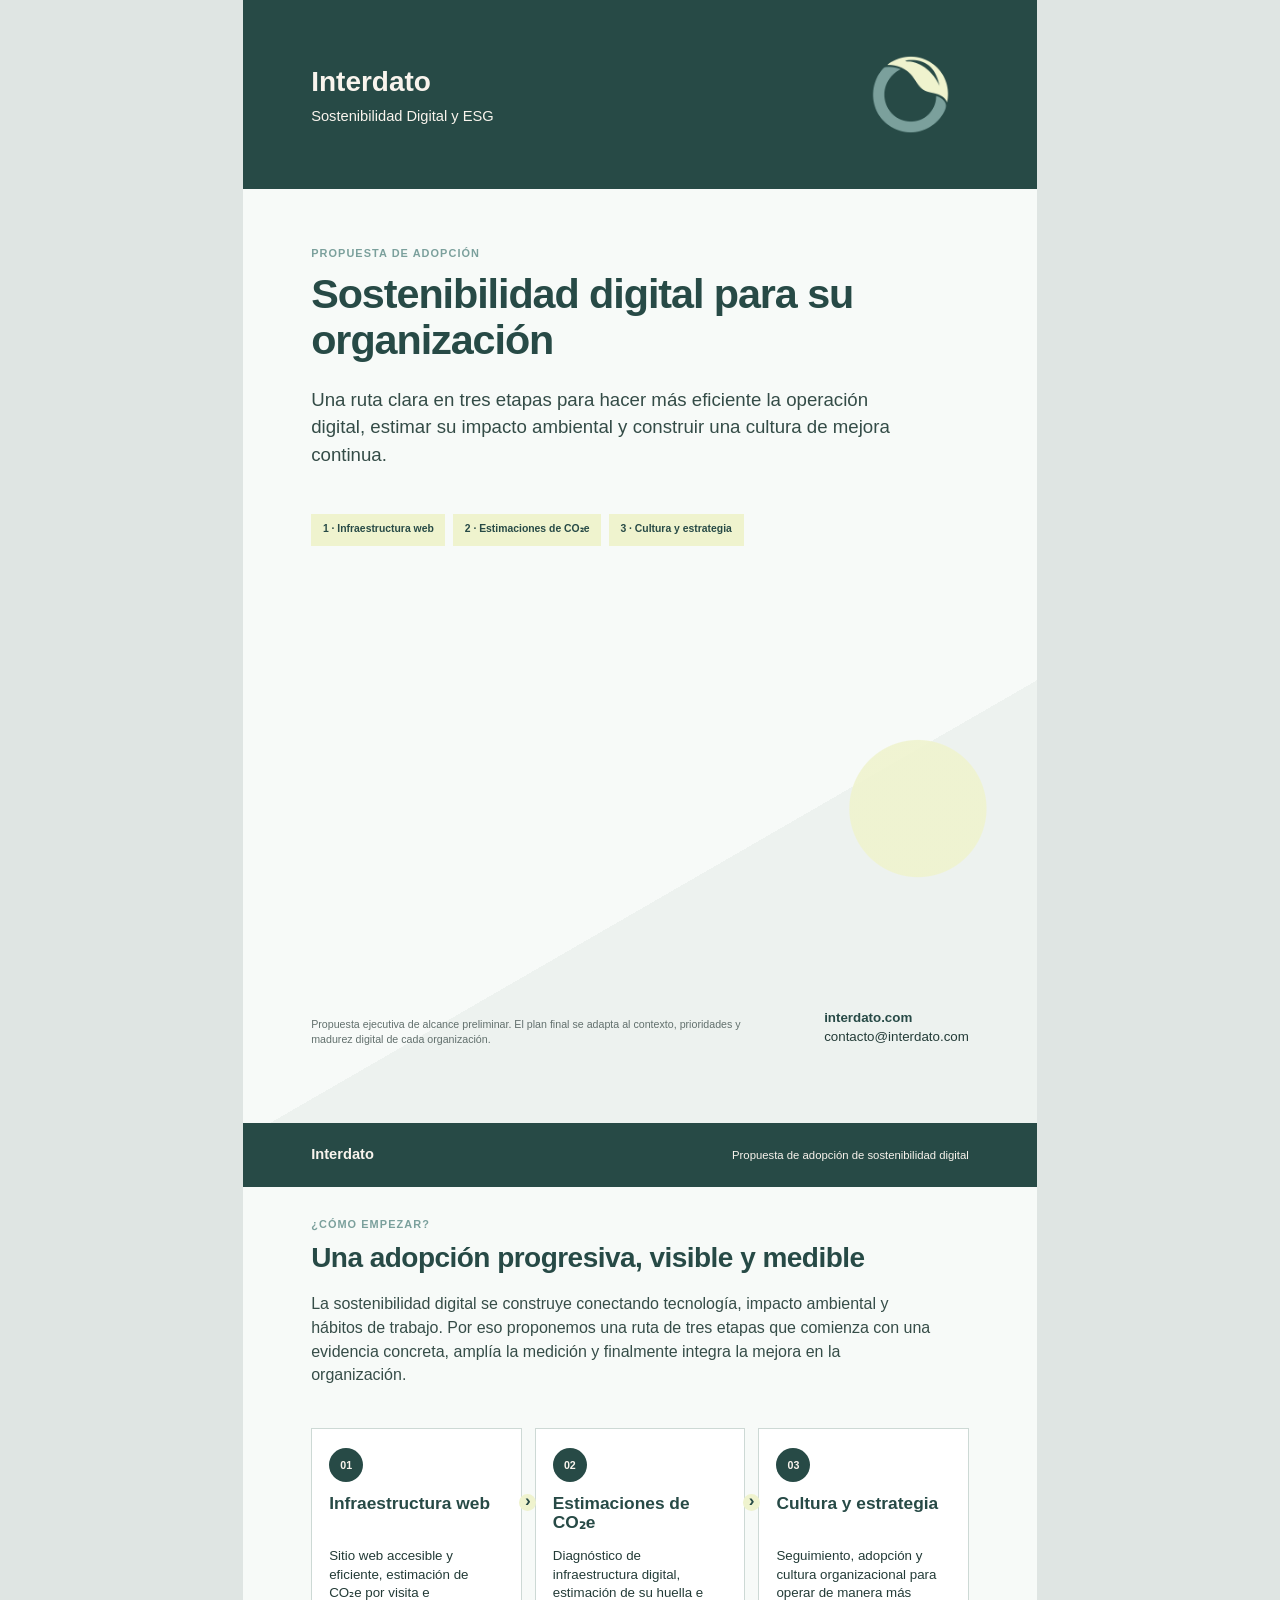
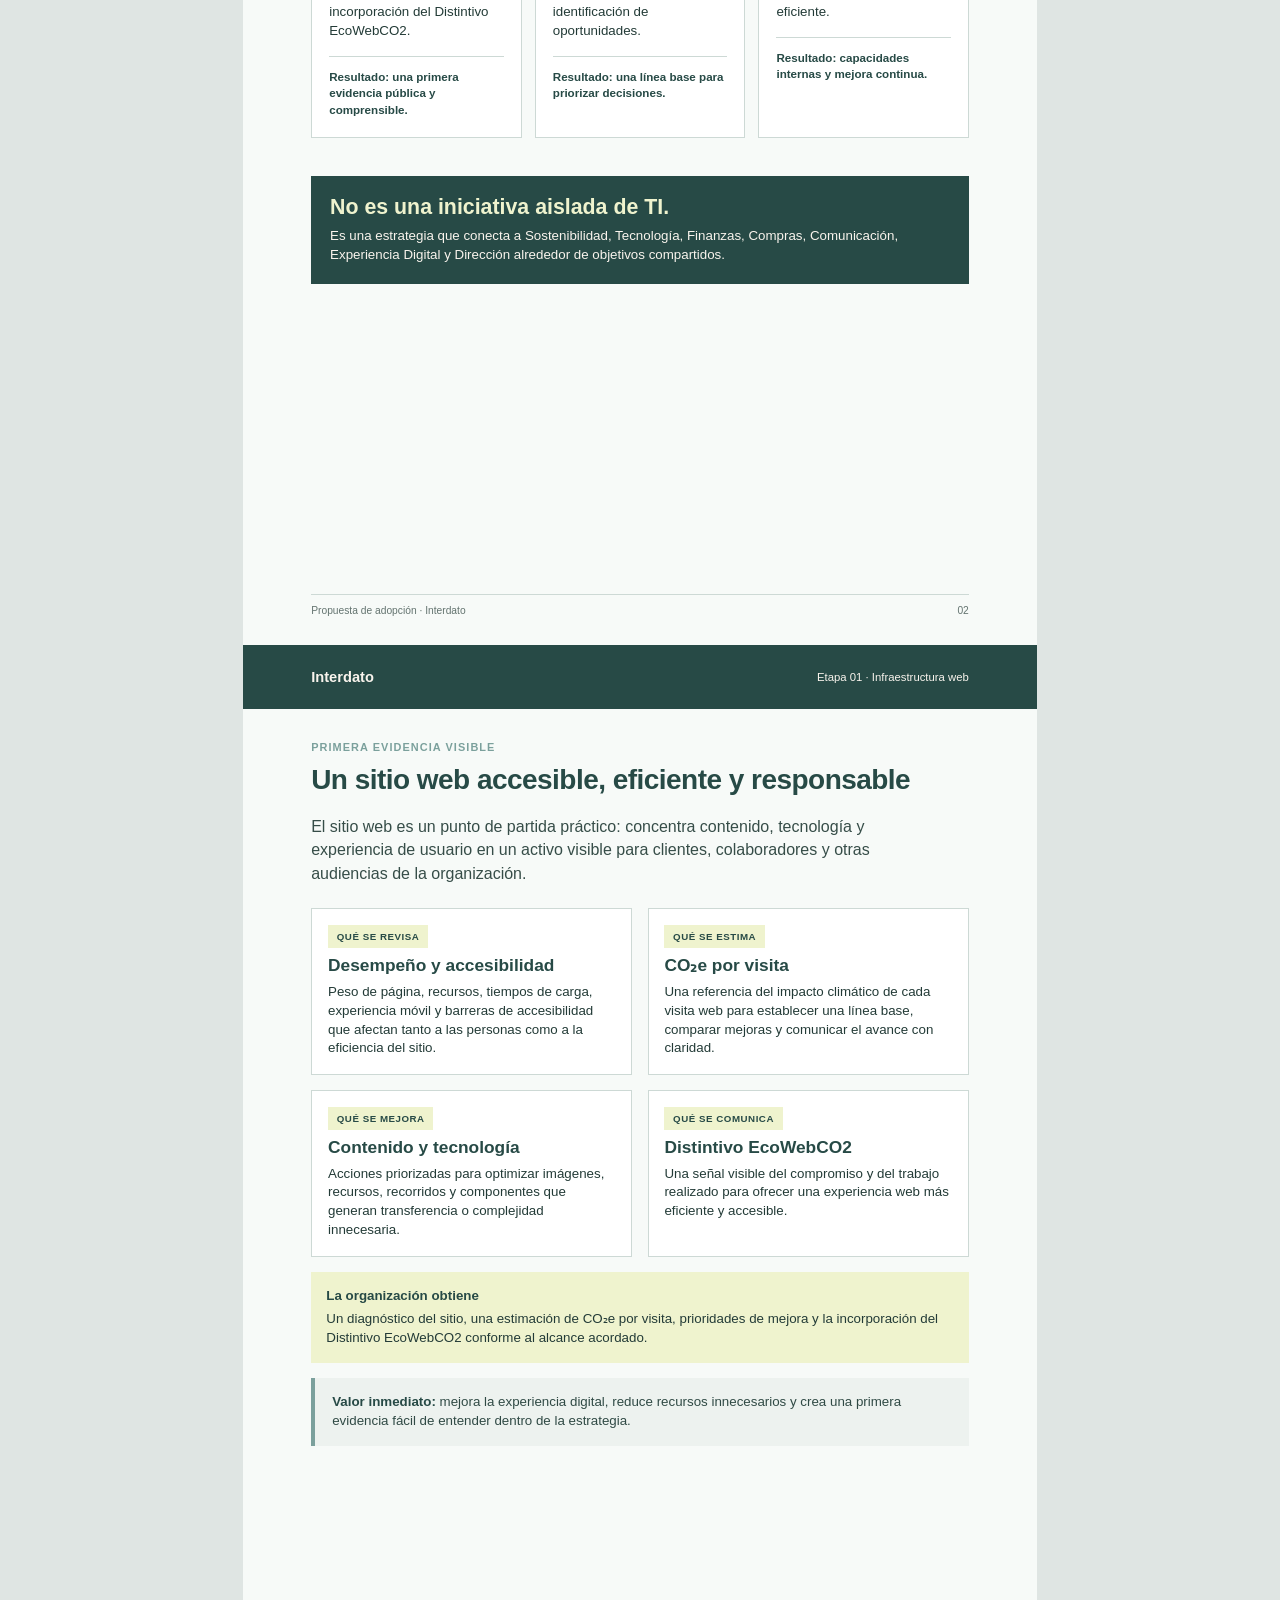
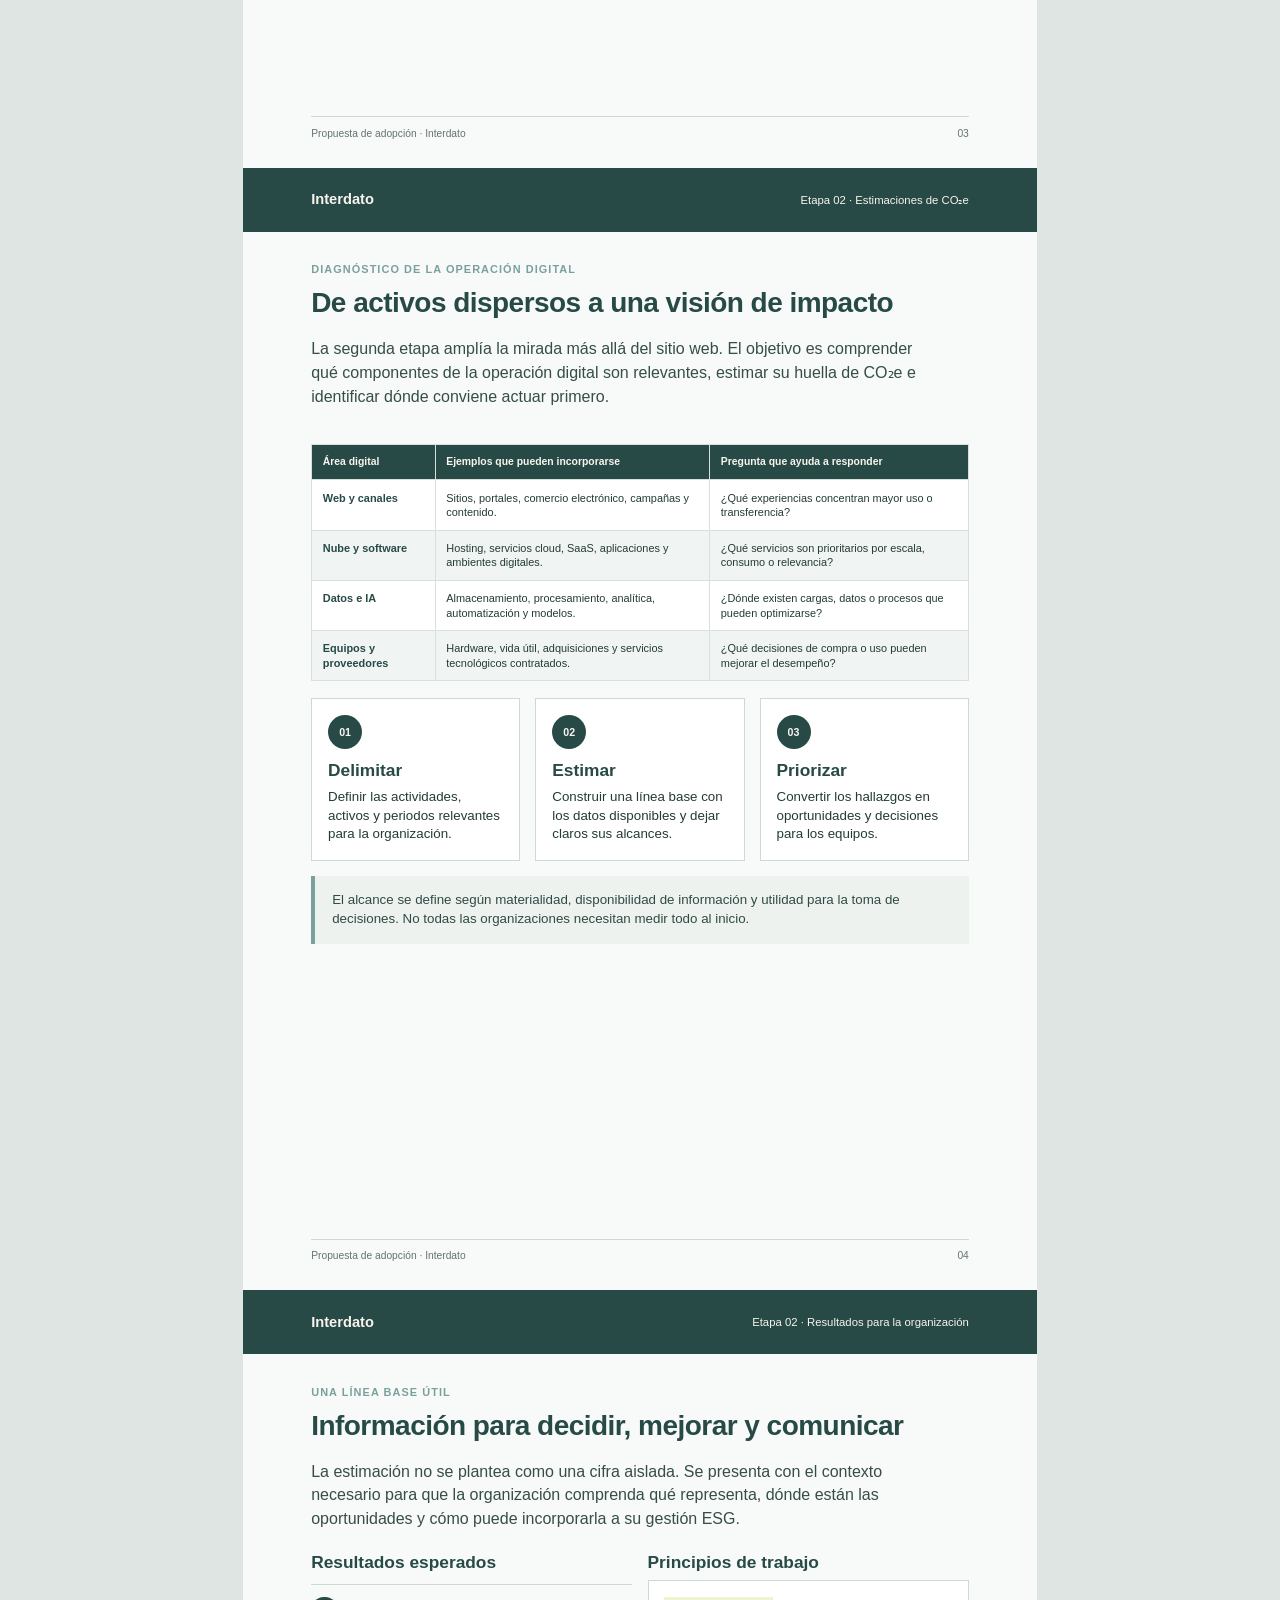
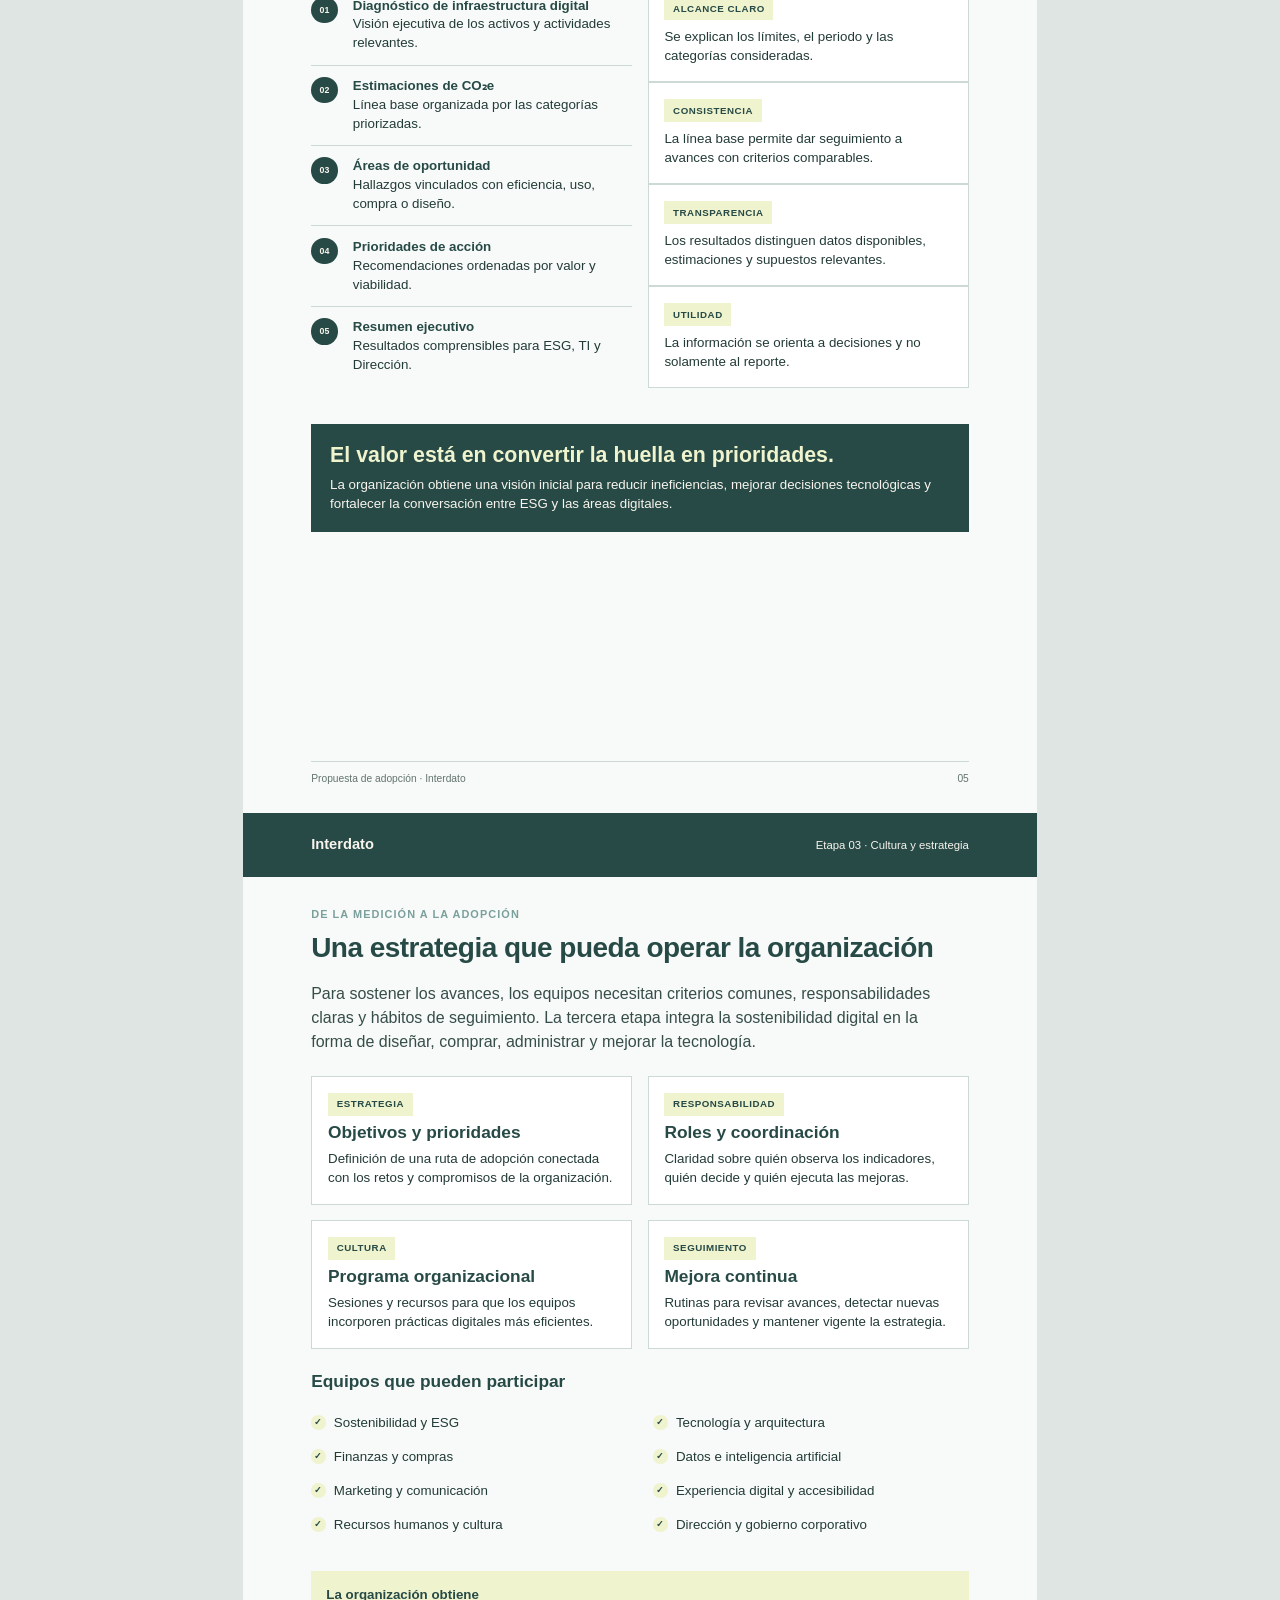
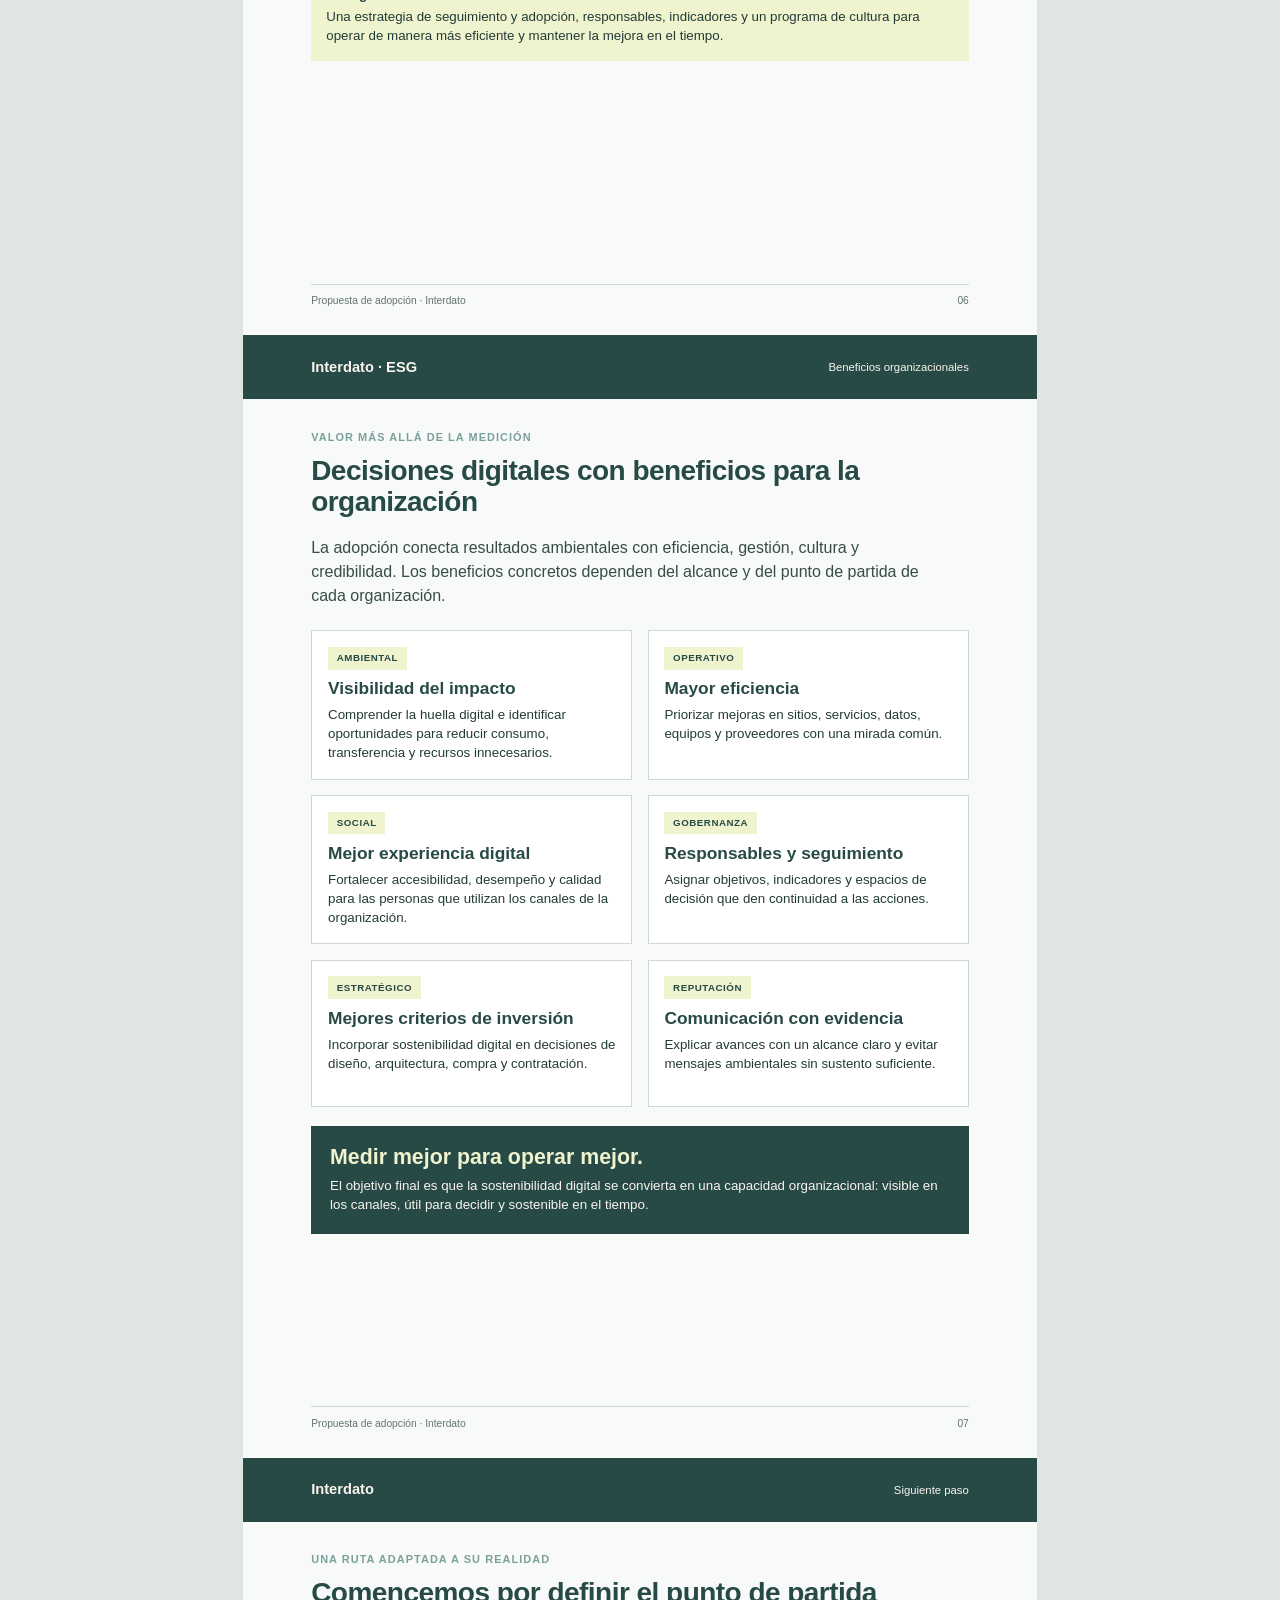
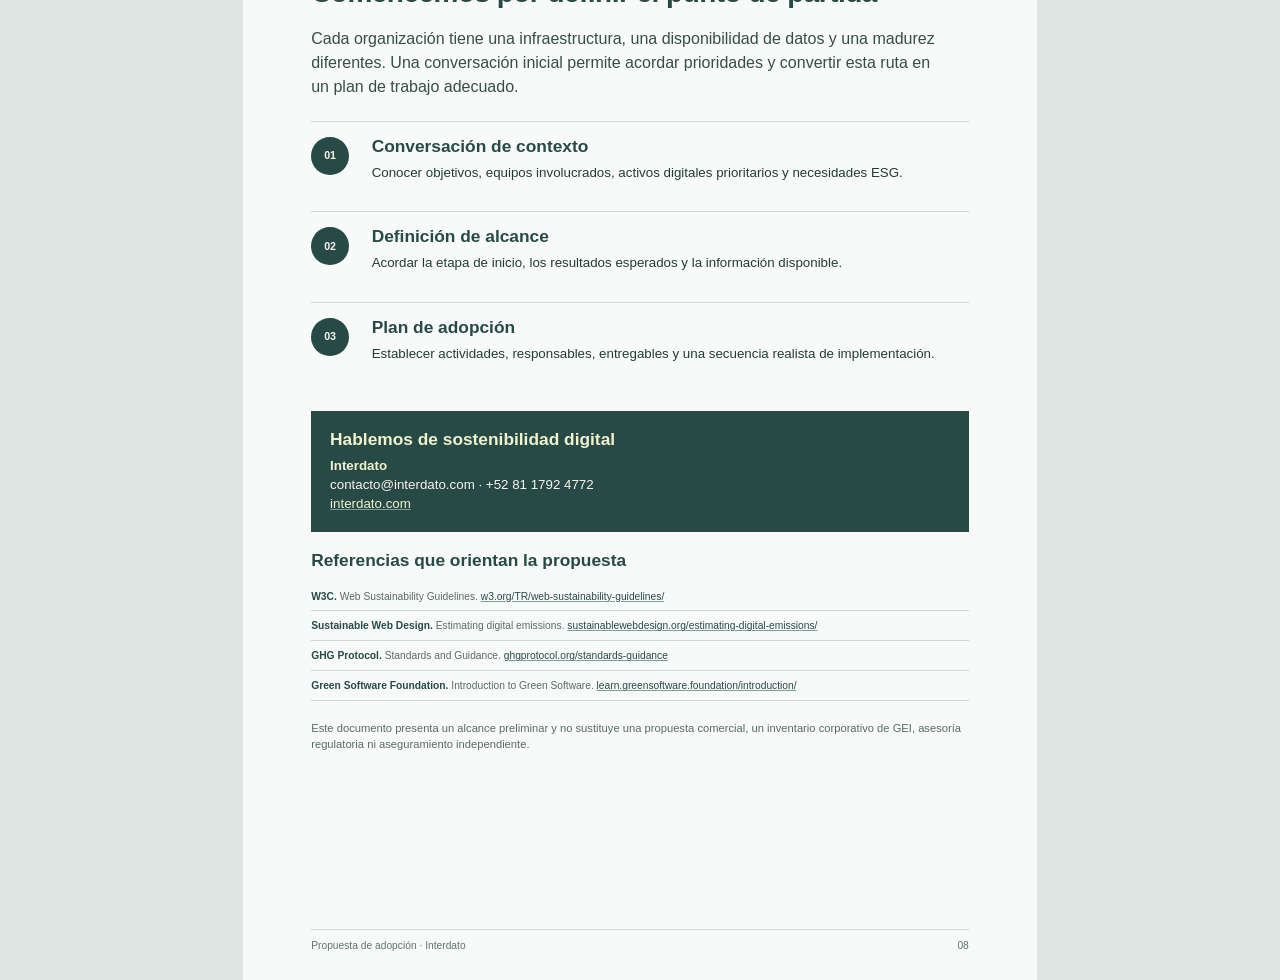
<file: propuesta/propuesta-sostenibilidad-digital.html>
<!doctype html>
<html lang="es">
  <head>
    <meta charset="utf-8">
    <meta name="viewport" content="width=device-width, initial-scale=1">
    <meta
      name="description"
      content="Propuesta de Interdato para adoptar una estrategia integral de sostenibilidad digital en tres etapas."
    >
    <title>Propuesta de adopción de sostenibilidad digital | Interdato</title>
    <style>
      :root {
        --deep: #274a46;
        --deep-2: #173733;
        --sage: #7ba09c;
        --cream: #f9f4ed;
        --lime: #eff3ce;
        --mist: #edf2ef;
        --paper: #ffffff;
        --ink: #233b37;
        --muted: #596b67;
        --line: #cdd9d5;
      }

      * {
        box-sizing: border-box;
      }

      @page {
        size: A4;
        margin: 0;
      }

      html,
      body {
        margin: 0;
        padding: 0;
        color: var(--ink);
        background: #dfe5e3;
        font-family: Inter, "Segoe UI", Arial, sans-serif;
        font-size: 10pt;
        line-height: 1.42;
        -webkit-print-color-adjust: exact;
        print-color-adjust: exact;
      }

      a {
        color: var(--deep);
        text-decoration-color: var(--sage);
      }

      h1,
      h2,
      h3,
      h4 {
        margin: 0;
        color: var(--deep);
        line-height: 1.12;
      }

      h1 {
        max-width: 165mm;
        font-size: 31pt;
        letter-spacing: -0.8pt;
      }

      h2 {
        margin-bottom: 5mm;
        font-size: 21pt;
        letter-spacing: -0.4pt;
      }

      h3 {
        margin-bottom: 2mm;
        font-size: 13pt;
      }

      h4 {
        margin-bottom: 1.5mm;
        font-size: 10pt;
      }

      p,
      ul,
      ol {
        margin: 0 0 3.5mm;
      }

      ul,
      ol {
        padding-left: 5mm;
      }

      li {
        margin-bottom: 1.5mm;
      }

      strong {
        color: var(--deep);
      }

      .page {
        position: relative;
        display: flex;
        flex-direction: column;
        width: 210mm;
        height: 297mm;
        margin: 0 auto;
        padding: 0 18mm 7mm;
        overflow: hidden;
        background: #f7faf8;
      }

      .page + .page {
        break-before: page;
        page-break-before: always;
      }

      .page-header {
        display: flex;
        flex: 0 0 auto;
        justify-content: space-between;
        align-items: center;
        height: 17mm;
        margin: 0 -18mm 8mm;
        padding: 0 18mm;
        color: var(--cream);
        background: var(--deep);
        font-size: 8.5pt;
      }

      .page-header strong {
        color: var(--cream);
        font-size: 11pt;
      }

      .page-footer {
        display: flex;
        flex: 0 0 auto;
        justify-content: space-between;
        margin-top: auto;
        padding-top: 2.5mm;
        color: #63736f;
        border-top: 0.35mm solid var(--line);
        font-size: 7.7pt;
      }

      .eyebrow {
        margin-bottom: 2.5mm;
        color: var(--sage);
        font-size: 8.2pt;
        font-weight: 800;
        letter-spacing: 0.8pt;
        text-transform: uppercase;
      }

      .lead {
        max-width: 166mm;
        margin-bottom: 6mm;
        color: #364d48;
        font-size: 12pt;
        line-height: 1.48;
      }

      .small {
        color: var(--muted);
        font-size: 8.4pt;
      }

      .grid-2,
      .grid-3,
      .benefit-grid {
        display: grid;
        gap: 4mm;
      }

      .grid-2 {
        grid-template-columns: repeat(2, minmax(0, 1fr));
      }

      .grid-3 {
        grid-template-columns: repeat(3, minmax(0, 1fr));
      }

      .benefit-grid {
        grid-template-columns: repeat(2, minmax(0, 1fr));
      }

      .card {
        padding: 4.2mm;
        background: var(--paper);
        border: 0.35mm solid var(--line);
      }

      .card p:last-child,
      .callout p:last-child,
      .note p:last-child {
        margin-bottom: 0;
      }

      .number {
        display: inline-grid;
        place-items: center;
        width: 9mm;
        height: 9mm;
        margin-bottom: 3mm;
        color: var(--cream);
        background: var(--deep);
        border-radius: 50%;
        font-size: 8pt;
        font-weight: 800;
      }

      .tag {
        display: inline-block;
        margin-bottom: 2mm;
        padding: 1.2mm 2.3mm;
        color: var(--deep);
        background: var(--lime);
        font-size: 7.3pt;
        font-weight: 800;
        letter-spacing: 0.4pt;
        text-transform: uppercase;
      }

      .callout {
        margin: 5mm 0;
        padding: 5mm;
        color: var(--cream);
        background: var(--deep);
      }

      .callout h3,
      .callout strong {
        color: var(--lime);
      }

      .callout .big {
        margin-bottom: 2mm;
        color: var(--lime);
        font-size: 16pt;
        font-weight: 800;
        line-height: 1.18;
      }

      .note {
        margin: 4mm 0;
        padding: 4mm 4.5mm;
        color: #304a45;
        background: var(--mist);
        border-left: 1.2mm solid var(--sage);
      }

      .outcome {
        margin-top: 4mm;
        padding: 4mm;
        background: var(--lime);
      }

      .outcome strong {
        display: block;
        margin-bottom: 1mm;
      }

      .route {
        display: grid;
        grid-template-columns: repeat(3, minmax(0, 1fr));
        gap: 3.5mm;
        margin: 5mm 0;
        padding: 0;
        list-style: none;
      }

      .route li {
        position: relative;
        min-height: 75mm;
        margin: 0;
        padding: 5mm 4.5mm;
        background: var(--paper);
        border: 0.35mm solid var(--line);
      }

      .route li:not(:last-child)::after {
        position: absolute;
        top: 17mm;
        right: -4.2mm;
        z-index: 2;
        width: 4.5mm;
        height: 4.5mm;
        color: var(--deep);
        background: var(--lime);
        border-radius: 50%;
        content: "›";
        font-size: 13pt;
        font-weight: 900;
        line-height: 3.7mm;
        text-align: center;
      }

      .route h3 {
        min-height: 12mm;
      }

      .route .result {
        display: block;
        margin-top: 4mm;
        padding-top: 3mm;
        color: var(--deep);
        border-top: 0.3mm solid var(--line);
        font-size: 8.7pt;
        font-weight: 700;
      }

      table {
        width: 100%;
        margin: 3.5mm 0 4.5mm;
        border-collapse: collapse;
        background: var(--paper);
        font-size: 8.2pt;
        line-height: 1.32;
      }

      th,
      td {
        padding: 2.7mm 2.8mm;
        border: 0.25mm solid #d8e0de;
        text-align: left;
        vertical-align: top;
      }

      th {
        color: var(--cream);
        background: var(--deep);
        font-size: 7.8pt;
      }

      tbody tr:nth-child(even) {
        background: #f0f4f2;
      }

      .checklist {
        display: grid;
        grid-template-columns: repeat(2, minmax(0, 1fr));
        gap: 2.5mm 7mm;
        margin: 4mm 0;
        padding: 0;
        list-style: none;
      }

      .checklist li {
        position: relative;
        padding-left: 6mm;
      }

      .checklist li::before {
        position: absolute;
        top: 0.4mm;
        left: 0;
        width: 3.8mm;
        height: 3.8mm;
        color: var(--deep);
        background: var(--lime);
        border-radius: 50%;
        content: "✓";
        font-size: 7pt;
        font-weight: 900;
        line-height: 3.8mm;
        text-align: center;
      }

      .deliverables {
        margin: 3mm 0 5mm;
        padding: 0;
        list-style: none;
        counter-reset: item;
      }

      .deliverables li {
        display: grid;
        grid-template-columns: 8mm 1fr;
        gap: 3mm;
        margin: 0;
        padding: 3mm 0;
        border-top: 0.3mm solid var(--line);
        counter-increment: item;
      }

      .deliverables li::before {
        display: grid;
        place-items: center;
        width: 7mm;
        height: 7mm;
        color: var(--cream);
        background: var(--deep);
        border-radius: 50%;
        content: counter(item, decimal-leading-zero);
        font-size: 6.6pt;
        font-weight: 800;
      }

      .cover {
        display: block;
        padding: 0;
        background:
          radial-gradient(circle at 85% 72%, rgba(239, 243, 206, 0.9) 0 18mm, transparent 18.3mm),
          linear-gradient(150deg, #f7faf8 0 72%, #edf2ef 72%);
      }

      .cover-top {
        display: flex;
        justify-content: space-between;
        align-items: center;
        height: 50mm;
        padding: 12mm 18mm;
        color: var(--cream);
        background: var(--deep);
      }

      .cover-top strong {
        display: block;
        margin-bottom: 1mm;
        color: var(--cream);
        font-size: 21pt;
      }

      .cover-top span {
        font-size: 11pt;
      }

      .cover-top img {
        width: 31mm;
        height: 31mm;
        object-fit: contain;
      }

      .cover-main {
        padding: 15mm 18mm;
      }

      .cover-main h1 {
        margin-bottom: 6mm;
      }

      .cover-subtitle {
        max-width: 160mm;
        color: #344c47;
        font-size: 14pt;
        line-height: 1.47;
      }

      .cover-route {
        display: flex;
        gap: 2mm;
        margin-top: 12mm;
      }

      .cover-route span {
        padding: 2.3mm 3.1mm;
        color: var(--deep);
        background: var(--lime);
        font-size: 7.8pt;
        font-weight: 800;
      }

      .cover-contact {
        position: absolute;
        right: 18mm;
        bottom: 20mm;
        left: 18mm;
        display: flex;
        justify-content: space-between;
        align-items: end;
      }

      .cover-contact p {
        margin: 0;
      }

      .cover-disclaimer {
        max-width: 118mm;
        color: #62706d;
        font-size: 8pt;
      }

      .benefit-card {
        min-height: 39mm;
      }

      .benefit-card .tag {
        margin-bottom: 2.5mm;
      }

      .next-step {
        display: grid;
        grid-template-columns: 12mm 1fr;
        gap: 4mm;
        margin: 0;
        padding: 4mm 0;
        border-top: 0.3mm solid var(--line);
      }

      .next-step span {
        display: grid;
        place-items: center;
        width: 10mm;
        height: 10mm;
        color: var(--cream);
        background: var(--deep);
        border-radius: 50%;
        font-size: 8pt;
        font-weight: 800;
      }

      .source-list {
        margin: 3mm 0 0;
        padding: 0;
        list-style: none;
        color: var(--muted);
        font-size: 7.7pt;
        line-height: 1.28;
      }

      .source-list li {
        margin-bottom: 2.2mm;
        padding-bottom: 2mm;
        border-bottom: 0.25mm solid var(--line);
      }

      .source-list a {
        overflow-wrap: anywhere;
      }

      @media print {
        html,
        body {
          background: transparent;
        }

        .page {
          margin: 0;
        }
      }
    </style>
  </head>
  <body>
    <section class="page cover">
      <div class="cover-top">
        <div>
          <strong>Interdato</strong>
          <span>Sostenibilidad Digital y ESG</span>
        </div>
        <img src="../assets/branding/interdato-seal.png" alt="">
      </div>
      <div class="cover-main">
        <p class="eyebrow">Propuesta de adopción</p>
        <h1>Sostenibilidad digital para su organización</h1>
        <p class="cover-subtitle">
          Una ruta clara en tres etapas para hacer más eficiente la operación digital,
          estimar su impacto ambiental y construir una cultura de mejora continua.
        </p>
        <div class="cover-route" aria-label="Tres etapas de adopción">
          <span>1 · Infraestructura web</span>
          <span>2 · Estimaciones de CO₂e</span>
          <span>3 · Cultura y estrategia</span>
        </div>
      </div>
      <div class="cover-contact">
        <p class="cover-disclaimer">
          Propuesta ejecutiva de alcance preliminar. El plan final se adapta al contexto,
          prioridades y madurez digital de cada organización.
        </p>
        <div>
          <p><strong>interdato.com</strong></p>
          <p>contacto@interdato.com</p>
        </div>
      </div>
    </section>

    <section class="page">
      <header class="page-header">
        <strong>Interdato</strong>
        <span>Propuesta de adopción de sostenibilidad digital</span>
      </header>
      <p class="eyebrow">¿Cómo empezar?</p>
      <h2>Una adopción progresiva, visible y medible</h2>
      <p class="lead">
        La sostenibilidad digital se construye conectando tecnología, impacto ambiental y
        hábitos de trabajo. Por eso proponemos una ruta de tres etapas que comienza con una
        evidencia concreta, amplía la medición y finalmente integra la mejora en la organización.
      </p>

      <ol class="route">
        <li>
          <span class="number">01</span>
          <h3>Infraestructura web</h3>
          <p>Sitio web accesible y eficiente, estimación de CO₂e por visita e incorporación del Distintivo EcoWebCO2.</p>
          <span class="result">Resultado: una primera evidencia pública y comprensible.</span>
        </li>
        <li>
          <span class="number">02</span>
          <h3>Estimaciones de CO₂e</h3>
          <p>Diagnóstico de infraestructura digital, estimación de su huella e identificación de oportunidades.</p>
          <span class="result">Resultado: una línea base para priorizar decisiones.</span>
        </li>
        <li>
          <span class="number">03</span>
          <h3>Cultura y estrategia</h3>
          <p>Seguimiento, adopción y cultura organizacional para operar de manera más eficiente.</p>
          <span class="result">Resultado: capacidades internas y mejora continua.</span>
        </li>
      </ol>

      <div class="callout">
        <p class="big">No es una iniciativa aislada de TI.</p>
        <p>
          Es una estrategia que conecta a Sostenibilidad, Tecnología, Finanzas, Compras,
          Comunicación, Experiencia Digital y Dirección alrededor de objetivos compartidos.
        </p>
      </div>
      <footer class="page-footer">
        <span>Propuesta de adopción · Interdato</span><span>02</span>
      </footer>
    </section>

    <section class="page">
      <header class="page-header">
        <strong>Interdato</strong>
        <span>Etapa 01 · Infraestructura web</span>
      </header>
      <p class="eyebrow">Primera evidencia visible</p>
      <h2>Un sitio web accesible, eficiente y responsable</h2>
      <p class="lead">
        El sitio web es un punto de partida práctico: concentra contenido, tecnología y
        experiencia de usuario en un activo visible para clientes, colaboradores y otras
        audiencias de la organización.
      </p>

      <div class="grid-2">
        <article class="card">
          <span class="tag">Qué se revisa</span>
          <h3>Desempeño y accesibilidad</h3>
          <p>
            Peso de página, recursos, tiempos de carga, experiencia móvil y barreras de
            accesibilidad que afectan tanto a las personas como a la eficiencia del sitio.
          </p>
        </article>
        <article class="card">
          <span class="tag">Qué se estima</span>
          <h3>CO₂e por visita</h3>
          <p>
            Una referencia del impacto climático de cada visita web para establecer una línea
            base, comparar mejoras y comunicar el avance con claridad.
          </p>
        </article>
        <article class="card">
          <span class="tag">Qué se mejora</span>
          <h3>Contenido y tecnología</h3>
          <p>
            Acciones priorizadas para optimizar imágenes, recursos, recorridos y componentes
            que generan transferencia o complejidad innecesaria.
          </p>
        </article>
        <article class="card">
          <span class="tag">Qué se comunica</span>
          <h3>Distintivo EcoWebCO2</h3>
          <p>
            Una señal visible del compromiso y del trabajo realizado para ofrecer una
            experiencia web más eficiente y accesible.
          </p>
        </article>
      </div>

      <div class="outcome">
        <strong>La organización obtiene</strong>
        Un diagnóstico del sitio, una estimación de CO₂e por visita, prioridades de mejora y
        la incorporación del Distintivo EcoWebCO2 conforme al alcance acordado.
      </div>

      <div class="note">
        <p>
          <strong>Valor inmediato:</strong> mejora la experiencia digital, reduce recursos
          innecesarios y crea una primera evidencia fácil de entender dentro de la estrategia.
        </p>
      </div>
      <footer class="page-footer">
        <span>Propuesta de adopción · Interdato</span><span>03</span>
      </footer>
    </section>

    <section class="page">
      <header class="page-header">
        <strong>Interdato</strong>
        <span>Etapa 02 · Estimaciones de CO₂e</span>
      </header>
      <p class="eyebrow">Diagnóstico de la operación digital</p>
      <h2>De activos dispersos a una visión de impacto</h2>
      <p class="lead">
        La segunda etapa amplía la mirada más allá del sitio web. El objetivo es comprender
        qué componentes de la operación digital son relevantes, estimar su huella de CO₂e e
        identificar dónde conviene actuar primero.
      </p>

      <table>
        <thead>
          <tr>
            <th>Área digital</th>
            <th>Ejemplos que pueden incorporarse</th>
            <th>Pregunta que ayuda a responder</th>
          </tr>
        </thead>
        <tbody>
          <tr>
            <td><strong>Web y canales</strong></td>
            <td>Sitios, portales, comercio electrónico, campañas y contenido.</td>
            <td>¿Qué experiencias concentran mayor uso o transferencia?</td>
          </tr>
          <tr>
            <td><strong>Nube y software</strong></td>
            <td>Hosting, servicios cloud, SaaS, aplicaciones y ambientes digitales.</td>
            <td>¿Qué servicios son prioritarios por escala, consumo o relevancia?</td>
          </tr>
          <tr>
            <td><strong>Datos e IA</strong></td>
            <td>Almacenamiento, procesamiento, analítica, automatización y modelos.</td>
            <td>¿Dónde existen cargas, datos o procesos que pueden optimizarse?</td>
          </tr>
          <tr>
            <td><strong>Equipos y proveedores</strong></td>
            <td>Hardware, vida útil, adquisiciones y servicios tecnológicos contratados.</td>
            <td>¿Qué decisiones de compra o uso pueden mejorar el desempeño?</td>
          </tr>
        </tbody>
      </table>

      <div class="grid-3">
        <article class="card">
          <span class="number">01</span>
          <h3>Delimitar</h3>
          <p>Definir las actividades, activos y periodos relevantes para la organización.</p>
        </article>
        <article class="card">
          <span class="number">02</span>
          <h3>Estimar</h3>
          <p>Construir una línea base con los datos disponibles y dejar claros sus alcances.</p>
        </article>
        <article class="card">
          <span class="number">03</span>
          <h3>Priorizar</h3>
          <p>Convertir los hallazgos en oportunidades y decisiones para los equipos.</p>
        </article>
      </div>

      <div class="note">
        <p>
          El alcance se define según materialidad, disponibilidad de información y utilidad
          para la toma de decisiones. No todas las organizaciones necesitan medir todo al inicio.
        </p>
      </div>
      <footer class="page-footer">
        <span>Propuesta de adopción · Interdato</span><span>04</span>
      </footer>
    </section>

    <section class="page">
      <header class="page-header">
        <strong>Interdato</strong>
        <span>Etapa 02 · Resultados para la organización</span>
      </header>
      <p class="eyebrow">Una línea base útil</p>
      <h2>Información para decidir, mejorar y comunicar</h2>
      <p class="lead">
        La estimación no se plantea como una cifra aislada. Se presenta con el contexto
        necesario para que la organización comprenda qué representa, dónde están las
        oportunidades y cómo puede incorporarla a su gestión ESG.
      </p>

      <div class="grid-2">
        <div>
          <h3>Resultados esperados</h3>
          <ol class="deliverables">
            <li><div><strong>Diagnóstico de infraestructura digital</strong><br>Visión ejecutiva de los activos y actividades relevantes.</div></li>
            <li><div><strong>Estimaciones de CO₂e</strong><br>Línea base organizada por las categorías priorizadas.</div></li>
            <li><div><strong>Áreas de oportunidad</strong><br>Hallazgos vinculados con eficiencia, uso, compra o diseño.</div></li>
            <li><div><strong>Prioridades de acción</strong><br>Recomendaciones ordenadas por valor y viabilidad.</div></li>
            <li><div><strong>Resumen ejecutivo</strong><br>Resultados comprensibles para ESG, TI y Dirección.</div></li>
          </ol>
        </div>
        <div>
          <h3>Principios de trabajo</h3>
          <article class="card">
            <span class="tag">Alcance claro</span>
            <p>Se explican los límites, el periodo y las categorías consideradas.</p>
          </article>
          <article class="card">
            <span class="tag">Consistencia</span>
            <p>La línea base permite dar seguimiento a avances con criterios comparables.</p>
          </article>
          <article class="card">
            <span class="tag">Transparencia</span>
            <p>Los resultados distinguen datos disponibles, estimaciones y supuestos relevantes.</p>
          </article>
          <article class="card">
            <span class="tag">Utilidad</span>
            <p>La información se orienta a decisiones y no solamente al reporte.</p>
          </article>
        </div>
      </div>

      <div class="callout">
        <p class="big">El valor está en convertir la huella en prioridades.</p>
        <p>
          La organización obtiene una visión inicial para reducir ineficiencias, mejorar
          decisiones tecnológicas y fortalecer la conversación entre ESG y las áreas digitales.
        </p>
      </div>
      <footer class="page-footer">
        <span>Propuesta de adopción · Interdato</span><span>05</span>
      </footer>
    </section>

    <section class="page">
      <header class="page-header">
        <strong>Interdato</strong>
        <span>Etapa 03 · Cultura y estrategia</span>
      </header>
      <p class="eyebrow">De la medición a la adopción</p>
      <h2>Una estrategia que pueda operar la organización</h2>
      <p class="lead">
        Para sostener los avances, los equipos necesitan criterios comunes, responsabilidades
        claras y hábitos de seguimiento. La tercera etapa integra la sostenibilidad digital en
        la forma de diseñar, comprar, administrar y mejorar la tecnología.
      </p>

      <div class="grid-2">
        <article class="card">
          <span class="tag">Estrategia</span>
          <h3>Objetivos y prioridades</h3>
          <p>Definición de una ruta de adopción conectada con los retos y compromisos de la organización.</p>
        </article>
        <article class="card">
          <span class="tag">Responsabilidad</span>
          <h3>Roles y coordinación</h3>
          <p>Claridad sobre quién observa los indicadores, quién decide y quién ejecuta las mejoras.</p>
        </article>
        <article class="card">
          <span class="tag">Cultura</span>
          <h3>Programa organizacional</h3>
          <p>Sesiones y recursos para que los equipos incorporen prácticas digitales más eficientes.</p>
        </article>
        <article class="card">
          <span class="tag">Seguimiento</span>
          <h3>Mejora continua</h3>
          <p>Rutinas para revisar avances, detectar nuevas oportunidades y mantener vigente la estrategia.</p>
        </article>
      </div>

      <h3 style="margin-top: 6mm;">Equipos que pueden participar</h3>
      <ul class="checklist">
        <li>Sostenibilidad y ESG</li>
        <li>Tecnología y arquitectura</li>
        <li>Finanzas y compras</li>
        <li>Datos e inteligencia artificial</li>
        <li>Marketing y comunicación</li>
        <li>Experiencia digital y accesibilidad</li>
        <li>Recursos humanos y cultura</li>
        <li>Dirección y gobierno corporativo</li>
      </ul>

      <div class="outcome">
        <strong>La organización obtiene</strong>
        Una estrategia de seguimiento y adopción, responsables, indicadores y un programa de
        cultura para operar de manera más eficiente y mantener la mejora en el tiempo.
      </div>
      <footer class="page-footer">
        <span>Propuesta de adopción · Interdato</span><span>06</span>
      </footer>
    </section>

    <section class="page">
      <header class="page-header">
        <strong>Interdato · ESG</strong>
        <span>Beneficios organizacionales</span>
      </header>
      <p class="eyebrow">Valor más allá de la medición</p>
      <h2>Decisiones digitales con beneficios para la organización</h2>
      <p class="lead">
        La adopción conecta resultados ambientales con eficiencia, gestión, cultura y
        credibilidad. Los beneficios concretos dependen del alcance y del punto de partida
        de cada organización.
      </p>

      <div class="benefit-grid">
        <article class="card benefit-card">
          <span class="tag">Ambiental</span>
          <h3>Visibilidad del impacto</h3>
          <p>Comprender la huella digital e identificar oportunidades para reducir consumo, transferencia y recursos innecesarios.</p>
        </article>
        <article class="card benefit-card">
          <span class="tag">Operativo</span>
          <h3>Mayor eficiencia</h3>
          <p>Priorizar mejoras en sitios, servicios, datos, equipos y proveedores con una mirada común.</p>
        </article>
        <article class="card benefit-card">
          <span class="tag">Social</span>
          <h3>Mejor experiencia digital</h3>
          <p>Fortalecer accesibilidad, desempeño y calidad para las personas que utilizan los canales de la organización.</p>
        </article>
        <article class="card benefit-card">
          <span class="tag">Gobernanza</span>
          <h3>Responsables y seguimiento</h3>
          <p>Asignar objetivos, indicadores y espacios de decisión que den continuidad a las acciones.</p>
        </article>
        <article class="card benefit-card">
          <span class="tag">Estratégico</span>
          <h3>Mejores criterios de inversión</h3>
          <p>Incorporar sostenibilidad digital en decisiones de diseño, arquitectura, compra y contratación.</p>
        </article>
        <article class="card benefit-card">
          <span class="tag">Reputación</span>
          <h3>Comunicación con evidencia</h3>
          <p>Explicar avances con un alcance claro y evitar mensajes ambientales sin sustento suficiente.</p>
        </article>
      </div>

      <div class="callout">
        <p class="big">Medir mejor para operar mejor.</p>
        <p>
          El objetivo final es que la sostenibilidad digital se convierta en una capacidad
          organizacional: visible en los canales, útil para decidir y sostenible en el tiempo.
        </p>
      </div>
      <footer class="page-footer">
        <span>Propuesta de adopción · Interdato</span><span>07</span>
      </footer>
    </section>

    <section class="page">
      <header class="page-header">
        <strong>Interdato</strong>
        <span>Siguiente paso</span>
      </header>
      <p class="eyebrow">Una ruta adaptada a su realidad</p>
      <h2>Comencemos por definir el punto de partida</h2>
      <p class="lead">
        Cada organización tiene una infraestructura, una disponibilidad de datos y una madurez
        diferentes. Una conversación inicial permite acordar prioridades y convertir esta ruta
        en un plan de trabajo adecuado.
      </p>

      <div class="next-step">
        <span>01</span>
        <div>
          <h3>Conversación de contexto</h3>
          <p>Conocer objetivos, equipos involucrados, activos digitales prioritarios y necesidades ESG.</p>
        </div>
      </div>
      <div class="next-step">
        <span>02</span>
        <div>
          <h3>Definición de alcance</h3>
          <p>Acordar la etapa de inicio, los resultados esperados y la información disponible.</p>
        </div>
      </div>
      <div class="next-step">
        <span>03</span>
        <div>
          <h3>Plan de adopción</h3>
          <p>Establecer actividades, responsables, entregables y una secuencia realista de implementación.</p>
        </div>
      </div>

      <div class="callout">
        <h3>Hablemos de sostenibilidad digital</h3>
        <p>
          <strong>Interdato</strong><br>
          contacto@interdato.com · +52 81 1792 4772<br>
          <a href="https://interdato.com" style="color: #eff3ce;">interdato.com</a>
        </p>
      </div>

      <h3>Referencias que orientan la propuesta</h3>
      <ul class="source-list">
        <li><strong>W3C.</strong> Web Sustainability Guidelines. <a href="https://www.w3.org/TR/web-sustainability-guidelines/">w3.org/TR/web-sustainability-guidelines/</a></li>
        <li><strong>Sustainable Web Design.</strong> Estimating digital emissions. <a href="https://sustainablewebdesign.org/estimating-digital-emissions/">sustainablewebdesign.org/estimating-digital-emissions/</a></li>
        <li><strong>GHG Protocol.</strong> Standards and Guidance. <a href="https://ghgprotocol.org/standards-guidance">ghgprotocol.org/standards-guidance</a></li>
        <li><strong>Green Software Foundation.</strong> Introduction to Green Software. <a href="https://learn.greensoftware.foundation/introduction/">learn.greensoftware.foundation/introduction/</a></li>
      </ul>

      <p class="small" style="margin-top: 3mm;">
        Este documento presenta un alcance preliminar y no sustituye una propuesta comercial,
        un inventario corporativo de GEI, asesoría regulatoria ni aseguramiento independiente.
      </p>
      <footer class="page-footer">
        <span>Propuesta de adopción · Interdato</span><span>08</span>
      </footer>
    </section>
  </body>
</html>
</file>
<file: styles.css>
:root {
  --ink: #000000;
  --deep: #274a46;
  --sage: #7ba09c;
  --cream: #f9f4ed;
  --lime: #eff3ce;
  --mist: #eef1ea;
  --paper: #ffffff;
  --muted: #575760;
  --line: rgba(39, 74, 70, 0.18);
  --shadow: 0 24px 70px rgba(39, 74, 70, 0.12);
}

* {
  box-sizing: border-box;
}

html {
  scroll-behavior: smooth;
}

body {
  margin: 0;
  color: var(--deep);
  background: var(--cream);
  font-family: Inter, ui-sans-serif, system-ui, -apple-system, BlinkMacSystemFont, "Segoe UI", Arial, sans-serif;
  line-height: 1.55;
}

body::before {
  position: fixed;
  inset: 0;
  z-index: 18;
  background-image: url("assets/branding/interdato-pattern.png");
  background-position: top left;
  background-repeat: repeat;
  background-size: 420px auto;
  content: "";
  opacity: 0.09;
  pointer-events: none;
}

img {
  max-width: 100%;
  height: auto;
}

a {
  color: inherit;
}

.hero,
.proposal-section,
.cta-section {
  position: relative;
  overflow: hidden;
  isolation: isolate;
}

.hero > *,
.proposal-section > *,
.cta-section > * {
  position: relative;
  z-index: 1;
}

.site-header {
  position: sticky;
  top: 0;
  z-index: 20;
  display: grid;
  grid-template-columns: auto 1fr auto;
  align-items: center;
  gap: 28px;
  padding: 12px clamp(18px, 4vw, 56px);
  background: rgba(39, 74, 70, 0.96);
  color: var(--cream);
  border-bottom: 1px solid rgba(239, 243, 206, 0.16);
  backdrop-filter: blur(14px);
}

.brand {
  display: inline-flex;
  width: 232px;
}

.brand img {
  display: block;
}

nav {
  display: flex;
  justify-content: center;
  gap: clamp(14px, 3vw, 34px);
  font-size: 0.9rem;
}

nav a,
.header-cta,
.site-footer a {
  text-decoration: none;
}

nav a:hover,
.site-footer a:hover {
  color: var(--lime);
}

.header-cta {
  justify-self: end;
  padding: 9px 16px;
  color: var(--deep);
  background: var(--lime);
  border-radius: 999px;
  font-weight: 700;
  transition: transform 160ms ease;
}

.header-cta:hover {
  color: var(--deep);
  transform: scale(1.06);
}

.hero {
  display: grid;
  grid-template-columns: minmax(0, 1.35fr) minmax(300px, 0.65fr);
  gap: clamp(28px, 5vw, 72px);
  align-items: start;
  padding: clamp(56px, 8vw, 110px) clamp(20px, 6vw, 88px) clamp(42px, 7vw, 86px);
  background:
    linear-gradient(140deg, rgba(0, 0, 0, 0.96), rgba(15, 31, 29, 0.96) 58%, rgba(39, 74, 70, 0.92)),
    var(--ink);
}

.hero::before {
  position: absolute;
  inset: 0;
  z-index: 0;
  background: url("assets/branding/interdato-pattern.png") right -10vw top -12vw / min(94vw, 960px) auto no-repeat;
  content: "";
  display: none;
  opacity: 0;
  pointer-events: none;
}

.hero-copy {
  max-width: 820px;
}

.hero .eyebrow {
  color: var(--lime);
}

.hero h1 {
  color: var(--cream);
}

.hero .title-accent {
  color: var(--lime);
}

.hero .lead {
  color: rgba(249, 244, 237, 0.82);
}

.hero .lead strong {
  color: var(--paper);
}

.eyebrow {
  margin: 0 0 14px;
  color: var(--sage);
  font-size: 0.78rem;
  font-weight: 800;
  text-transform: uppercase;
  letter-spacing: 0.08em;
}

h1,
h2,
h3,
p {
  margin-top: 0;
}

h1 {
  max-width: 920px;
  margin-bottom: 38px;
  color: var(--deep);
  font-size: clamp(2.8rem, 7.2vw, 6.8rem);
  line-height: 0.92;
  letter-spacing: 0;
}

.title-accent {
  color: var(--ink);
}

h2 {
  color: var(--deep);
  font-size: clamp(2rem, 4.2vw, 4rem);
  line-height: 1;
  letter-spacing: 0;
}

h3 {
  margin-bottom: 10px;
  color: var(--deep);
  font-size: 1.2rem;
  line-height: 1.15;
}

.lead {
  max-width: 660px;
  color: var(--muted);
  font-size: clamp(1.1rem, 2vw, 1.4rem);
}

.lead strong {
  color: var(--deep);
  font-weight: 900;
}

.hero-actions {
  display: flex;
  flex-wrap: wrap;
  gap: 12px;
  margin-top: 30px;
}

.hero-certification {
  display: flex;
  max-width: 640px;
  align-items: center;
  gap: 14px;
  margin-top: 26px;
  padding: 12px 14px;
  color: rgba(249, 244, 237, 0.84);
  background: rgba(249, 244, 237, 0.08);
  border: 1px solid rgba(239, 243, 206, 0.2);
  border-radius: 8px;
  backdrop-filter: blur(10px);
}

.hero-certification img {
  width: 54px;
  height: auto;
  flex: 0 0 auto;
  object-fit: contain;
}

.hero-certification strong,
.hero-certification span {
  display: block;
}

.hero-certification strong {
  margin-bottom: 3px;
  color: var(--paper);
  font-weight: 900;
}

.hero-certification span {
  font-size: 0.92rem;
  line-height: 1.35;
}

.hero .button.primary {
  border-color: var(--lime);
  color: var(--deep);
  background: var(--lime);
}

.hero .button.secondary {
  border-color: rgba(249, 244, 237, 0.72);
  color: var(--cream);
  background: transparent;
}

.button {
  display: inline-flex;
  align-items: center;
  min-height: 46px;
  padding: 12px 18px;
  border: 1px solid var(--deep);
  border-radius: 999px;
  text-decoration: none;
  font: inherit;
  font-weight: 800;
  cursor: pointer;
}

.button.primary {
  color: var(--cream);
  background: var(--deep);
}

.button.secondary {
  color: var(--deep);
  background: transparent;
}

.button.dark {
  border-color: var(--ink);
  color: var(--ink);
  background: var(--lime);
}

.button:hover {
  transform: translateY(-1px);
}

.impact-panel {
  position: relative;
  overflow: hidden;
  padding: 24px;
  background: var(--paper);
  border: 1px solid var(--line);
  border-radius: 8px;
  box-shadow: var(--shadow);
}

.impact-panel::after {
  position: absolute;
  top: -22px;
  right: -18px;
  z-index: 0;
  width: 160px;
  height: 160px;
  background: url("assets/branding/interdato-seal.png") center / contain no-repeat;
  content: "";
  opacity: 0.48;
  pointer-events: none;
}

.impact-panel > * {
  position: relative;
  z-index: 1;
}

.panel-topline {
  margin-bottom: 12px;
  color: var(--muted);
  font-size: 0.82rem;
  font-weight: 800;
  text-transform: uppercase;
}

.metric {
  padding: 18px 0;
  border-top: 1px solid var(--line);
}

.metric strong {
  display: block;
  color: var(--deep);
  font-size: clamp(2.2rem, 5vw, 4rem);
  line-height: 1;
}

.metric strong sup {
  margin-left: 3px;
  color: var(--sage);
  font-size: 0.28em;
  vertical-align: super;
}

.metric span {
  display: block;
  margin-top: 8px;
  color: var(--muted);
}

.metric-sources {
  margin-top: 16px;
  padding-top: 16px;
  border-top: 1px solid var(--line);
}

.metric-sources p {
  margin: 0 0 8px;
  color: rgba(87, 87, 96, 0.76);
  font-size: 0.72rem;
  line-height: 1.35;
}

.metric-sources sup {
  color: var(--deep);
  font-weight: 900;
}

.section {
  padding: clamp(56px, 8vw, 100px) clamp(20px, 6vw, 88px);
}

.section-heading {
  display: grid;
  grid-template-columns: minmax(180px, 0.38fr) minmax(0, 0.62fr);
  gap: clamp(22px, 5vw, 70px);
  align-items: start;
  margin-bottom: 34px;
}

.section-heading-right h2 {
  text-align: right;
}

.three-columns,
.offer-grid,
.framework-grid,
.package-grid {
  display: grid;
  grid-template-columns: repeat(3, minmax(0, 1fr));
  gap: 1px;
  background: var(--line);
  border: 1px solid var(--line);
}

.three-columns article,
.offer-grid article,
.framework-grid article,
.package-grid article,
.proof-grid article,
.case-list article {
  background: var(--paper);
}

.three-columns article,
.offer-grid article,
.framework-grid article,
.package-grid article {
  padding: clamp(22px, 4vw, 36px);
}

.pillar {
  display: inline-grid;
  place-items: center;
  width: 38px;
  height: 38px;
  margin-bottom: 22px;
  color: var(--cream);
  background: var(--deep);
  border-radius: 50%;
  font-weight: 900;
}

.evidence-band {
  display: grid;
  grid-template-columns: minmax(280px, 0.78fr) minmax(300px, 1fr);
  gap: clamp(30px, 6vw, 74px);
  color: var(--cream);
  background: var(--deep);
}

.evidence-band h2,
.evidence-band .eyebrow {
  color: var(--lime);
}

#evidencia-title {
  font-size: clamp(2.8rem, 5.4vw, 5.4rem);
}

.evidence-band p {
  color: rgba(249, 244, 237, 0.82);
}

.proof-grid {
  display: grid;
  gap: 12px;
}

.proof-grid article {
  padding: 22px;
  color: var(--deep);
  background: var(--cream);
  border: 1px solid rgba(249, 244, 237, 0.18);
  border-radius: 8px;
}

.proof-grid strong {
  display: block;
  margin-bottom: 8px;
  color: var(--deep);
}

.proof-grid p {
  color: #213c39;
}

.case-list {
  display: grid;
  grid-template-columns: repeat(3, minmax(0, 1fr));
  gap: 16px;
}

.case-list article {
  display: flex;
  flex-direction: column;
  min-height: 360px;
  padding: 28px;
  border: 1px solid var(--line);
  border-radius: 8px;
}

.case-meta {
  margin-bottom: 28px;
  color: var(--sage);
  font-weight: 900;
  text-transform: uppercase;
}

.case-list p,
.offer-grid p,
.timeline p,
.visual-proof p {
  color: var(--muted);
}

.case-list a {
  margin-top: auto;
  color: var(--deep);
  font-weight: 900;
}

.visual-proof {
  display: grid;
  grid-template-columns: minmax(280px, 1.05fr) minmax(280px, 0.95fr);
  gap: clamp(26px, 5vw, 70px);
  align-items: center;
  padding: clamp(34px, 6vw, 74px) clamp(20px, 6vw, 88px);
  background: var(--mist);
}

.visual-proof img {
  width: 100%;
  border-radius: 8px;
  border: 1px solid var(--line);
  box-shadow: var(--shadow);
}

.bcorp-section {
  display: grid;
  grid-template-columns: minmax(170px, 0.26fr) minmax(0, 0.74fr);
  gap: clamp(26px, 5vw, 72px);
  align-items: stretch;
  background: var(--paper);
}

.bcorp-mark {
  display: grid;
  min-height: 360px;
  place-items: center;
  padding: clamp(22px, 4vw, 34px);
  background:
    linear-gradient(145deg, rgba(39, 74, 70, 0.92), rgba(15, 31, 29, 0.98)),
    var(--deep);
  border-radius: 8px;
  box-shadow: var(--shadow);
}

.bcorp-mark img {
  width: clamp(116px, 16vw, 164px);
  height: auto;
}

.bcorp-copy {
  align-self: center;
}

.bcorp-copy h2 {
  max-width: 980px;
  font-size: clamp(2rem, 4.4vw, 4.4rem);
}

.bcorp-copy > p {
  max-width: 840px;
  color: var(--muted);
  font-size: clamp(1rem, 1.6vw, 1.18rem);
}

.bcorp-principles {
  display: grid;
  grid-template-columns: repeat(3, minmax(0, 1fr));
  gap: 1px;
  margin-top: 28px;
  background: var(--line);
  border: 1px solid var(--line);
}

.bcorp-principles article {
  min-height: 170px;
  padding: 22px;
  background: var(--cream);
}

.bcorp-principles strong,
.bcorp-principles span {
  display: block;
}

.bcorp-principles strong {
  margin-bottom: 18px;
  color: var(--deep);
  font-size: 1.05rem;
}

.bcorp-principles span {
  color: var(--muted);
}

.framework {
  background: var(--paper);
}

.framework-intro {
  max-width: 760px;
  margin: 18px 0 0 auto;
  color: var(--muted);
  font-size: clamp(1rem, 1.45vw, 1.16rem);
  text-align: right;
}

.framework-principle {
  display: grid;
  grid-template-columns: minmax(140px, 0.2fr) minmax(0, 0.8fr);
  gap: clamp(18px, 4vw, 48px);
  align-items: center;
  margin-bottom: 22px;
  padding: clamp(22px, 4vw, 34px);
  color: var(--cream);
  background: var(--deep);
  border-radius: 8px;
}

.framework-principle span {
  color: var(--lime);
  font-size: 0.8rem;
  font-weight: 900;
  letter-spacing: 0.08em;
  text-transform: uppercase;
}

.framework-principle p {
  margin: 0;
  color: rgba(249, 244, 237, 0.88);
  font-size: clamp(1.05rem, 1.7vw, 1.3rem);
}

.framework-principle strong {
  color: var(--lime);
}

.framework-grid {
  align-items: stretch;
}

.framework-grid article {
  min-height: 430px;
}

.framework-grid article > p {
  min-height: 72px;
  margin-bottom: 0;
  color: var(--muted);
}

.framework-label,
.package-grid span {
  display: inline-block;
  margin-bottom: 22px;
  color: var(--sage);
  font-size: 0.78rem;
  font-weight: 900;
  letter-spacing: 0.08em;
  text-transform: uppercase;
}

.framework-grid ul {
  display: grid;
  gap: 10px;
  margin: 18px 0 0;
  padding: 0;
  color: var(--muted);
  list-style: none;
}

.framework-grid li {
  padding-top: 10px;
  border-top: 1px solid var(--line);
}

.framework-grid li strong {
  color: var(--deep);
}

.framework-foot {
  display: grid;
  grid-template-columns: minmax(0, 0.72fr) minmax(220px, 0.28fr);
  gap: clamp(18px, 4vw, 42px);
  margin-top: 22px;
  padding: 22px 24px;
  color: var(--muted);
  background: var(--cream);
  border: 1px solid var(--line);
  border-radius: 8px;
}

.framework-foot p {
  margin: 0;
}

.framework-foot strong,
.framework-sources a {
  color: var(--deep);
}

.framework-sources {
  font-size: 0.88rem;
}

.framework-sources a {
  font-weight: 900;
}

.flow-section {
  color: var(--cream);
  background:
    linear-gradient(135deg, rgba(15, 31, 29, 0.96), rgba(39, 74, 70, 0.96)),
    var(--deep);
}

.flow-heading h2,
.flow-heading .eyebrow,
.flow-section h3 {
  color: var(--lime);
}

.starter-flow h3 {
  margin-bottom: 0;
  font-size: clamp(1.4rem, 2.4vw, 2.2rem);
}

.starter-steps span {
  display: inline-block;
  margin-bottom: 22px;
  color: var(--sage);
  font-size: 0.76rem;
  font-weight: 900;
  letter-spacing: 0.08em;
  text-transform: uppercase;
}

.starter-steps p {
  margin-bottom: 0;
  color: #34524e;
}

.starter-flow {
  display: grid;
  grid-template-columns: minmax(240px, 0.3fr) minmax(0, 0.7fr);
  gap: clamp(24px, 5vw, 56px);
  align-items: start;
  margin-top: 28px;
  padding: clamp(24px, 5vw, 44px);
  color: var(--cream);
  background:
    linear-gradient(135deg, rgba(249, 244, 237, 0.08), rgba(239, 243, 206, 0.04)),
    rgba(239, 243, 206, 0.1);
  border: 1px solid rgba(239, 243, 206, 0.2);
  border-radius: 8px;
}

.starter-steps {
  position: relative;
  display: grid;
  grid-template-columns: repeat(3, minmax(0, 1fr));
  gap: clamp(14px, 2vw, 24px);
  margin: 0;
  padding: 0;
  list-style: none;
}

.starter-steps::before {
  position: absolute;
  top: 36px;
  right: 14%;
  left: 14%;
  height: 2px;
  background: linear-gradient(90deg, var(--lime), rgba(239, 243, 206, 0.36));
  content: "";
}

.starter-step {
  position: relative;
  z-index: 1;
}

.starter-card {
  position: relative;
  display: flex;
  width: 100%;
  min-height: 300px;
  flex-direction: column;
  align-items: flex-start;
  padding: 24px;
  color: var(--deep);
  background: var(--paper);
  border: 1px solid rgba(239, 243, 206, 0.28);
  border-radius: 8px;
  box-shadow: 0 18px 48px rgba(0, 0, 0, 0.16);
  cursor: pointer;
  font: inherit;
  text-align: left;
  transition: transform 180ms ease, border-color 180ms ease, box-shadow 180ms ease;
}

.starter-card:hover,
.starter-card:focus-visible {
  border-color: var(--lime);
  box-shadow: 0 22px 58px rgba(0, 0, 0, 0.24);
  outline: none;
  transform: translateY(-6px);
}

.starter-steps h4 {
  margin: 0 0 10px;
  color: var(--deep);
  font-size: 1.12rem;
}

.starter-card > span {
  display: inline-grid;
  place-items: center;
  width: 48px;
  height: 48px;
  margin-bottom: 34px;
  color: var(--deep);
  background: var(--lime);
  border-radius: 50%;
  font-size: 0.82rem;
  font-weight: 900;
}

.starter-card strong {
  margin-top: auto;
  color: var(--deep);
  font-size: 0.82rem;
  text-transform: uppercase;
}

.stage-modal {
  position: fixed;
  top: 50%;
  left: 50%;
  width: min(92vw, 760px);
  max-height: min(86vh, 760px);
  margin: 0;
  padding: clamp(26px, 5vw, 44px);
  color: var(--deep);
  background: var(--paper);
  border: 1px solid var(--line);
  border-radius: 8px;
  box-shadow: 0 36px 120px rgba(0, 0, 0, 0.38);
  overflow: auto;
  transform: translate(-50%, -50%);
}

.stage-modal::backdrop {
  background: rgba(0, 0, 0, 0.72);
  backdrop-filter: blur(6px);
}

.stage-modal[open] {
  animation: modal-rise 180ms ease-out;
}

.modal-close {
  position: absolute;
  top: 14px;
  right: 14px;
  display: inline-grid;
  width: 38px;
  height: 38px;
  place-items: center;
  color: var(--deep);
  background: var(--mist);
  border: 1px solid var(--line);
  border-radius: 50%;
  cursor: pointer;
  font: inherit;
  font-size: 1.35rem;
  line-height: 1;
}

.modal-kicker {
  display: inline-block;
  margin-bottom: 16px;
  color: var(--sage);
  font-size: 0.76rem;
  font-weight: 900;
  letter-spacing: 0.08em;
  text-transform: uppercase;
}

.stage-modal h3 {
  max-width: 640px;
  margin-bottom: 16px;
  color: var(--deep);
  font-size: clamp(1.8rem, 4vw, 3.1rem);
}

.stage-modal p {
  max-width: 660px;
  color: var(--muted);
}

.modal-stat {
  margin: 22px 0 0;
  padding: 16px 18px;
  color: var(--deep);
  background: var(--lime);
  border-radius: 8px;
  font-size: 0.95rem;
  line-height: 1.45;
}

.modal-stat strong {
  color: var(--deep);
}

.modal-grid {
  display: grid;
  grid-template-columns: repeat(2, minmax(0, 1fr));
  gap: 18px;
  margin-top: 24px;
}

.modal-grid div {
  padding: 18px;
  background: var(--cream);
  border: 1px solid var(--line);
  border-radius: 8px;
}

.modal-grid strong {
  display: block;
  margin-bottom: 12px;
}

.modal-grid ul {
  display: grid;
  gap: 8px;
  margin: 0;
  padding-left: 18px;
  color: var(--muted);
}

.modal-grid a {
  color: var(--deep);
  font-weight: 800;
}

@keyframes modal-rise {
  from {
    opacity: 0;
    transform: translate(-50%, calc(-50% + 14px)) scale(0.98);
  }

  to {
    opacity: 1;
    transform: translate(-50%, -50%) scale(1);
  }
}

.offer-grid {
  grid-template-columns: repeat(4, minmax(0, 1fr));
}

.packages {
  background: var(--mist);
}

.package-grid article {
  display: flex;
  min-height: 300px;
  flex-direction: column;
  border-top: 6px solid var(--deep);
}

.package-grid p {
  color: var(--muted);
}

.roadmap {
  background: var(--paper);
}

.timeline {
  display: grid;
  grid-template-columns: repeat(5, minmax(0, 1fr));
  gap: 1px;
  margin: 0;
  padding: 0;
  list-style: none;
  background: var(--line);
  border: 1px solid var(--line);
}

.timeline li {
  min-height: 260px;
  padding: 24px;
  background: var(--cream);
}

.timeline span {
  display: block;
  margin-bottom: 48px;
  color: var(--sage);
  font-size: 0.9rem;
  font-weight: 900;
}

.proposal-section {
  display: grid;
  grid-template-columns: minmax(0, 1fr) minmax(280px, 0.4fr);
  gap: clamp(24px, 5vw, 64px);
  align-items: center;
  padding: clamp(44px, 7vw, 86px) clamp(20px, 6vw, 88px);
  background:
    linear-gradient(135deg, rgba(239, 243, 206, 0.78), rgba(249, 244, 237, 0.96)),
    var(--cream);
}

.proposal-section::before {
  position: absolute;
  inset: auto -7vw -24vw auto;
  z-index: 0;
  width: min(82vw, 820px);
  aspect-ratio: 1;
  background: url("assets/branding/interdato-pattern.png") center / contain no-repeat;
  content: "";
  display: none;
  opacity: 0;
  pointer-events: none;
}

.proposal-copy {
  max-width: 840px;
}

.proposal-copy h2 {
  font-size: clamp(2.1rem, 5vw, 5rem);
}

.proposal-copy p {
  max-width: 760px;
  color: var(--muted);
  font-size: clamp(1rem, 1.6vw, 1.2rem);
}

.proposal-panel {
  padding: clamp(24px, 4vw, 34px);
  color: var(--cream);
  background: var(--deep);
  border-radius: 8px;
  box-shadow: var(--shadow);
}

.proposal-panel span {
  display: inline-block;
  margin-bottom: 28px;
  padding: 7px 10px;
  color: var(--deep);
  background: var(--lime);
  border-radius: 999px;
  font-size: 0.78rem;
  font-weight: 900;
  letter-spacing: 0.08em;
}

.proposal-panel h3 {
  color: var(--cream);
}

.proposal-panel p {
  color: rgba(249, 244, 237, 0.82);
}

.proposal-panel .button {
  margin-top: 16px;
  border-color: var(--lime);
  color: var(--deep);
  background: var(--lime);
}

.qr-share {
  display: grid;
  grid-template-columns: minmax(0, 1.45fr) minmax(240px, 0.34fr);
  gap: clamp(24px, 5vw, 64px);
  align-items: center;
  padding: clamp(40px, 7vw, 82px) clamp(20px, 6vw, 88px);
  color: var(--cream);
  background:
    linear-gradient(135deg, rgba(39, 74, 70, 0.94), rgba(15, 31, 29, 0.96)),
    var(--deep);
}

.qr-copy {
  max-width: 850px;
}

.qr-copy h2 {
  color: var(--lime);
  font-size: 3.65rem;
  line-height: 1;
  white-space: nowrap;
}

.qr-copy p {
  color: rgba(249, 244, 237, 0.84);
}

.qr-copy .qr-intro {
  max-width: none;
  white-space: nowrap;
}

.qr-actions {
  display: flex;
  flex-wrap: wrap;
  gap: 12px;
  margin-top: 28px;
}

.qr-actions .button {
  flex: 0 0 auto;
  white-space: nowrap;
}

.qr-actions .secondary {
  border-color: rgba(249, 244, 237, 0.7);
  color: var(--cream);
}

.qr-actions .primary {
  border-color: var(--lime);
  color: var(--deep);
  background: var(--lime);
}

.share-status {
  min-height: 1.5em;
  margin: 16px 0 0;
  font-weight: 800;
}

.qr-card {
  display: grid;
  justify-items: center;
  margin: 0;
  padding: clamp(20px, 4vw, 30px);
  color: var(--deep);
  background: var(--paper);
  border-radius: 8px;
  box-shadow: var(--shadow);
}

.qr-card img {
  width: min(100%, 260px);
  padding: 14px;
  background: var(--paper);
  border: 1px solid var(--line);
  border-radius: 8px;
}

.qr-card figcaption {
  max-width: 260px;
  margin-bottom: 16px;
  color: var(--deep);
  font-size: 1rem;
  font-weight: 900;
  line-height: 1.2;
  text-align: center;
}

.cta-section {
  display: grid;
  grid-template-columns: minmax(0, 1fr) auto;
  gap: 24px;
  align-items: center;
  margin: clamp(20px, 5vw, 58px);
  padding: clamp(30px, 6vw, 68px);
  color: var(--ink);
  background: var(--sage);
  border-radius: 8px;
}

.cta-section::after {
  position: absolute;
  top: 50%;
  right: clamp(18px, 5vw, 56px);
  z-index: 0;
  width: clamp(140px, 19vw, 230px);
  aspect-ratio: 1;
  background: url("assets/branding/interdato-seal.png") center / contain no-repeat;
  content: "";
  display: none;
  opacity: 0;
  pointer-events: none;
  transform: translateY(-50%) rotate(-8deg);
}

.cta-section h2 {
  color: var(--ink);
  font-size: clamp(1.45rem, 2.2vw, 2.25rem);
  line-height: 1.05;
}

.cta-section p {
  width: 100%;
  max-width: none;
}

.references {
  position: relative;
  overflow: hidden;
  isolation: isolate;
  padding: 42px clamp(20px, 6vw, 88px) 64px;
  background: var(--ink);
  color: var(--cream);
}

.references::after {
  position: absolute;
  top: 50%;
  right: clamp(20px, 8vw, 120px);
  z-index: 0;
  width: clamp(180px, 25vw, 320px);
  aspect-ratio: 1;
  background: url("assets/branding/interdato-seal.png") center / contain no-repeat;
  content: "";
  opacity: 0.34;
  pointer-events: none;
  transform: translateY(-50%) rotate(-8deg);
}

.references > * {
  position: relative;
  z-index: 1;
}

.references h2 {
  margin-bottom: 20px;
  color: var(--cream);
  font-size: 1.4rem;
}

.references ul {
  display: grid;
  grid-template-columns: repeat(2, minmax(0, 1fr));
  gap: 10px 28px;
  margin: 0;
  padding: 0;
  list-style: none;
}

.references a {
  color: var(--lime);
}

.site-footer {
  display: grid;
  grid-template-columns: minmax(220px, 1fr) minmax(300px, 420px) minmax(220px, 1fr);
  gap: clamp(24px, 4vw, 54px);
  align-items: center;
  padding: 30px clamp(20px, 6vw, 88px);
  color: var(--cream);
  background: var(--deep);
}

.footer-identity,
.footer-contact {
  display: flex;
  flex-wrap: wrap;
  gap: 12px 20px;
}

.footer-identity {
  align-items: center;
}

.footer-contact {
  justify-content: flex-end;
  text-align: right;
}

.footer-bcorp-lockup {
  display: block;
  width: 100%;
  max-width: 420px;
  justify-self: center;
}

.footer-bcorp-lockup img {
  display: block;
  width: 100%;
  height: auto;
}

@media (max-width: 980px) {
  .site-header {
    grid-template-columns: auto auto;
  }

  nav {
    display: none;
  }

  .hero,
  .evidence-band,
  .visual-proof,
  .section-heading,
  .framework-principle,
  .framework-foot,
  .starter-flow,
  .bcorp-section,
  .proposal-section,
  .qr-share,
  .cta-section {
    grid-template-columns: 1fr;
  }

  .three-columns,
  .case-list,
  .offer-grid,
  .framework-grid,
  .package-grid,
  .bcorp-principles,
  .starter-steps,
  .timeline,
  .references ul {
    grid-template-columns: 1fr;
  }

  .starter-steps::before {
    top: 18px;
    bottom: 18px;
    left: 24px;
    width: 2px;
    height: auto;
    background: linear-gradient(180deg, var(--lime), rgba(239, 243, 206, 0.36));
  }

  .starter-card {
    min-height: 0;
    padding-left: 76px;
  }

  .starter-card > span {
    position: absolute;
    top: 24px;
    left: 0;
    margin-bottom: 0;
    letter-spacing: 0;
    line-height: 1;
    text-align: center;
  }

  .starter-card strong {
    margin-top: 22px;
  }

  .case-list article {
    min-height: auto;
  }

  .timeline li {
    min-height: 0;
  }

  .timeline span {
    margin-bottom: 18px;
  }

  .section-heading-right h2 {
    text-align: left;
  }

  .site-footer {
    grid-template-columns: 1fr;
    align-items: start;
  }

  .footer-bcorp-lockup {
    width: min(100%, 420px);
    justify-self: start;
  }

  .footer-contact {
    justify-content: flex-start;
    text-align: left;
  }

  .framework-intro {
    margin-left: 0;
    text-align: left;
  }

  .framework-grid article,
  .framework-grid article > p {
    min-height: 0;
  }

  .qr-copy h2 {
    font-size: 2.65rem;
  }

  .qr-copy .qr-intro {
    white-space: normal;
  }
}

@media (max-width: 560px) {
  body::before {
    background-size: 300px auto;
    opacity: 0.075;
  }

  .site-header {
    gap: 12px;
    padding: 10px 14px;
  }

  .brand {
    width: 192px;
  }

  .header-cta {
    padding: 8px 12px;
    font-size: 0.9rem;
  }

  h1 {
    max-width: 100%;
    font-size: clamp(2.05rem, 11.5vw, 3rem);
    line-height: 1;
    overflow-wrap: break-word;
  }

  .hero {
    background:
      linear-gradient(140deg, rgba(0, 0, 0, 0.96), rgba(15, 31, 29, 0.96) 58%, rgba(39, 74, 70, 0.9)),
      var(--ink);
  }

  .hero::before {
    background-position: right -34vw top -16vw;
    background-size: min(128vw, 560px) auto;
    opacity: 0.22;
  }

  .hero-actions {
    flex-direction: column;
  }

  .button {
    justify-content: center;
    width: 100%;
  }

  .qr-copy h2 {
    font-size: 1.55rem;
  }

  .modal-grid {
    grid-template-columns: 1fr;
  }

  .bcorp-mark {
    min-height: 260px;
  }

  .hero-certification {
    align-items: flex-start;
  }

}

@media (max-width: 380px) {
  .brand {
    width: 156px;
  }

  .qr-copy h2 {
    font-size: 1.34rem;
  }
}

@media (prefers-reduced-motion: reduce) {
  html {
    scroll-behavior: auto;
  }

  *,
  *::before,
  *::after {
    animation-duration: 0.01ms !important;
    animation-iteration-count: 1 !important;
    transition-duration: 0.01ms !important;
  }
}
</file>
